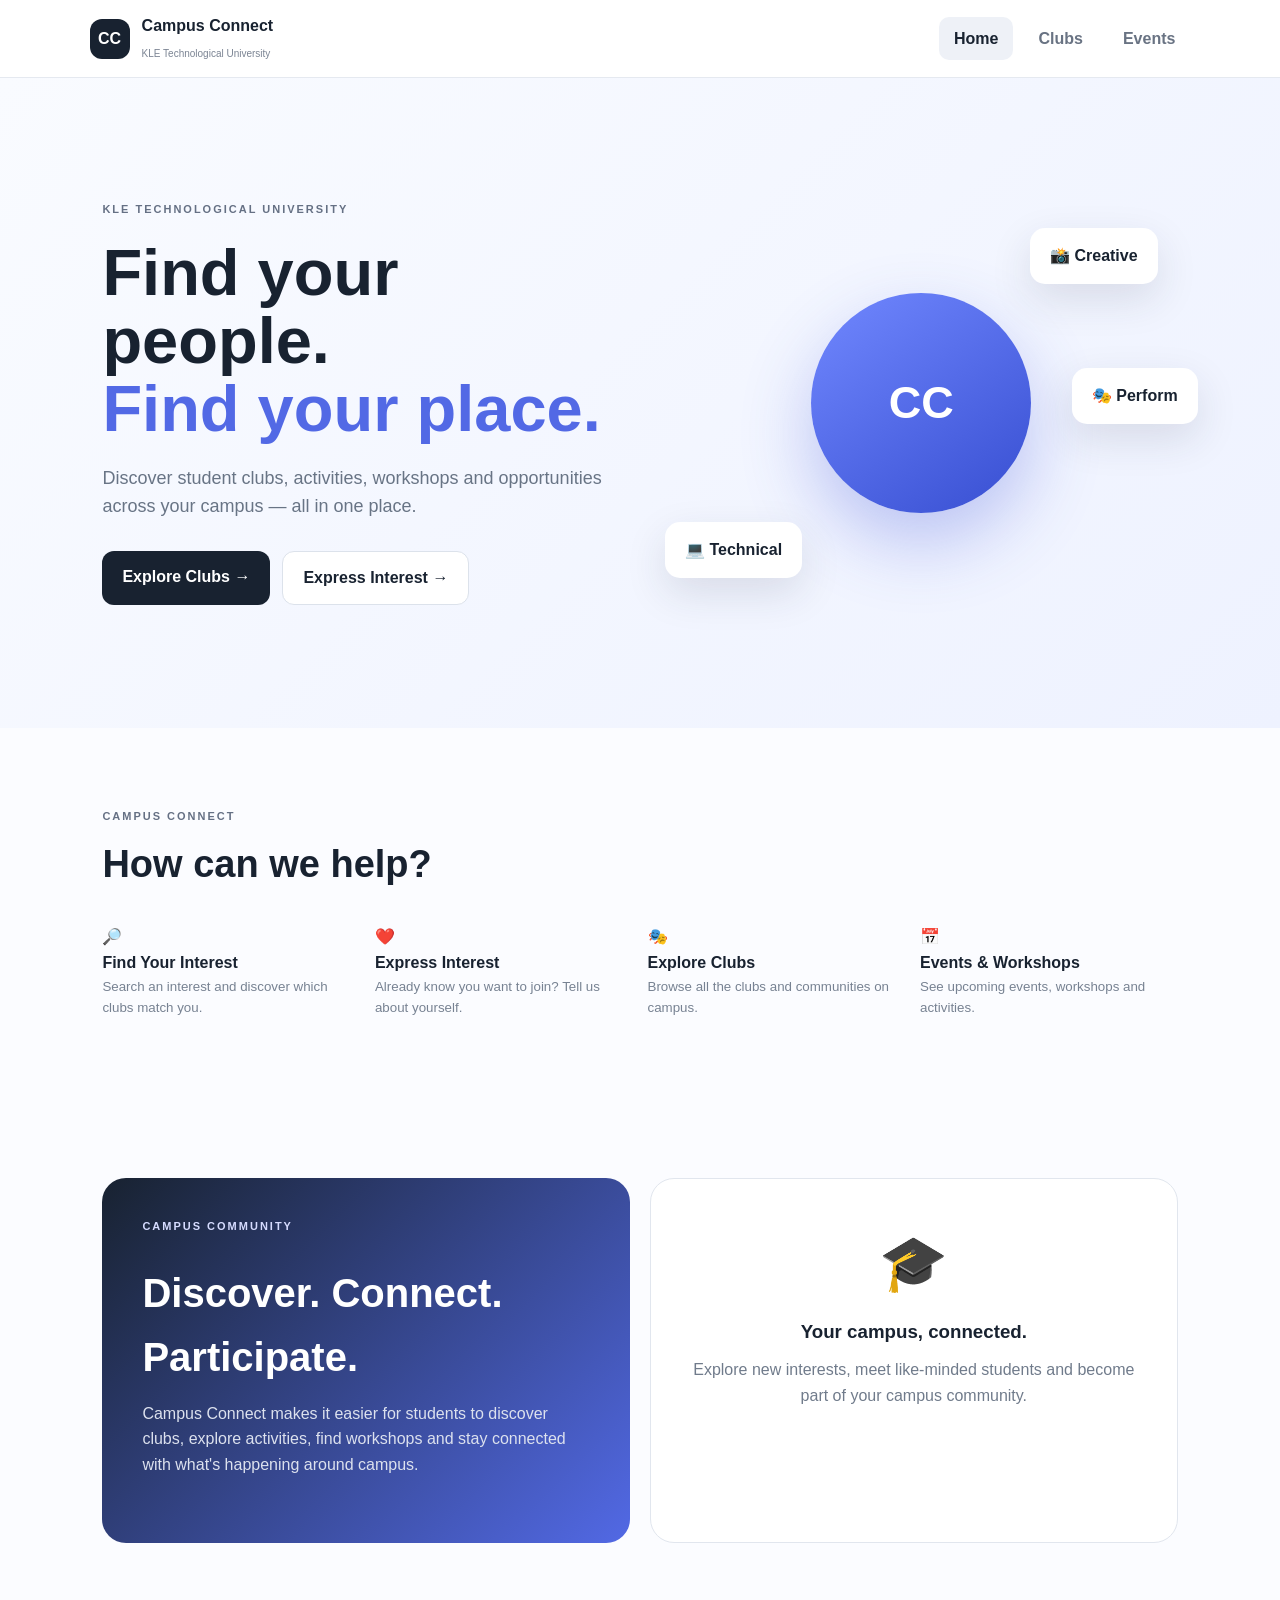
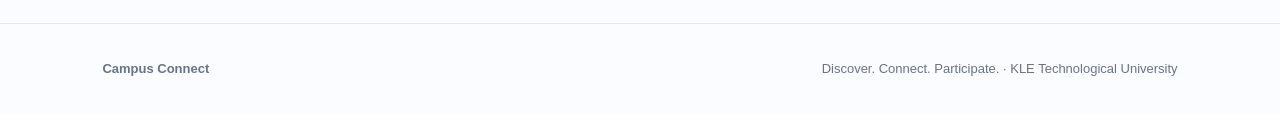
<file: index.html>
<!DOCTYPE html>
<html lang="en">

<head>
    <meta charset="UTF-8">
    <meta name="viewport" content="width=device-width, initial-scale=1.0">

    <title>Campus Connect | KLE Technological University</title>

    <link rel="stylesheet" href="style.css">
</head>

<body>

<header>

    <div class="logo">

        <div class="logo-box">
            CC
        </div>

        <div>
            <b>Campus Connect</b>
            <small>KLE Technological University</small>
        </div>

    </div>


    <nav>

        <a class="active" href="index.html">
            Home
        </a>

        <a href="clubs.html">
            Clubs
        </a>

        <a href="events.html">
            Events
        </a>

        
    </nav>

</header>


<!-- ================= HERO ================= -->

<section class="hero">

    <div class="hero-text">

        <p class="eyebrow">
            KLE TECHNOLOGICAL UNIVERSITY
        </p>

        <h1>
            Find your people.<br>
            <span>Find your place.</span>
        </h1>

        <p>
            Discover student clubs, activities, workshops and
            opportunities across your campus — all in one place.
        </p>


        <div class="buttons">

            <a
                href="clubs.html"
                class="btn primary">

                Explore Clubs →

            </a>


            <a
                href="express-interest.html"
                class="btn secondary">

                Express Interest →

            </a>

        </div>

    </div>


    <div class="hero-circle">

        <div class="circle-main">
            CC
        </div>

        <div class="floating-card card1">
            📸 <b>Creative</b>
        </div>

        <div class="floating-card card2">
            💻 <b>Technical</b>
        </div>

        <div class="floating-card card3">
            🎭 <b>Perform</b>
        </div>

    </div>

</section>



<!-- ================= QUICK ACCESS ================= -->

<section class="section">

    <div class="section-heading">

        <div>

            <p class="eyebrow">
                CAMPUS CONNECT
            </p>

            <h2>
                How can we help?
            </h2>

        </div>

    </div>


    <div class="interest-grid">


        <!-- FIND BY INTEREST -->

        <a
            href="express-interest.html?mode=discover"
            class="quick-card">

            <div class="quick-icon">
                🔎
            </div>

            <b>
                Find Your Interest
            </b>

            <small>
                Search an interest and discover
                which clubs match you.
            </small>

        </a>


        <!-- EXPRESS INTEREST -->

        <a
            href="interest.html?mode=join"
            class="quick-card">

            <div class="quick-icon">
                ❤️
            </div>

            <b>
                Express Interest
            </b>

            <small>
                Already know you want to join?
                Tell us about yourself.
            </small>

        </a>


        <!-- CLUBS -->

        <a
            href="clubs.html"
            class="quick-card">

            <div class="quick-icon">
                🎭
            </div>

            <b>
                Explore Clubs
            </b>

            <small>
                Browse all the clubs and
                communities on campus.
            </small>

        </a>


        <!-- EVENTS -->

        <a
            href="events.html"
            class="quick-card">

            <div class="quick-icon">
                📅
            </div>

            <b>
                Events & Workshops
            </b>

            <small>
                See upcoming events,
                workshops and activities.
            </small>

        </a>

    </div>

</section>



<!-- ================= INTRO ================= -->

<section class="split-section">

    <div class="dark-panel">

        <p class="eyebrow">
            CAMPUS COMMUNITY
        </p>

        <h2>
            Discover. Connect. Participate.
        </h2>

        <p>
            Campus Connect makes it easier for students to discover
            clubs, explore activities, find workshops and stay
            connected with what's happening around campus.
        </p>

    </div>


    <div class="empty-panel">

        <div style="font-size:55px;">
            🎓
        </div>

        <h3>
            Your campus, connected.
        </h3>

        <p>
            Explore new interests, meet like-minded students
            and become part of your campus community.
        </p>

    </div>

</section>



<!-- ================= FOOTER ================= -->

<footer>

    <b>
        Campus Connect
    </b>

    <span>
        Discover. Connect. Participate.
        · KLE Technological University
    </span>

</footer>


<script src="script.js"></script>

</body>

</html>
</file>
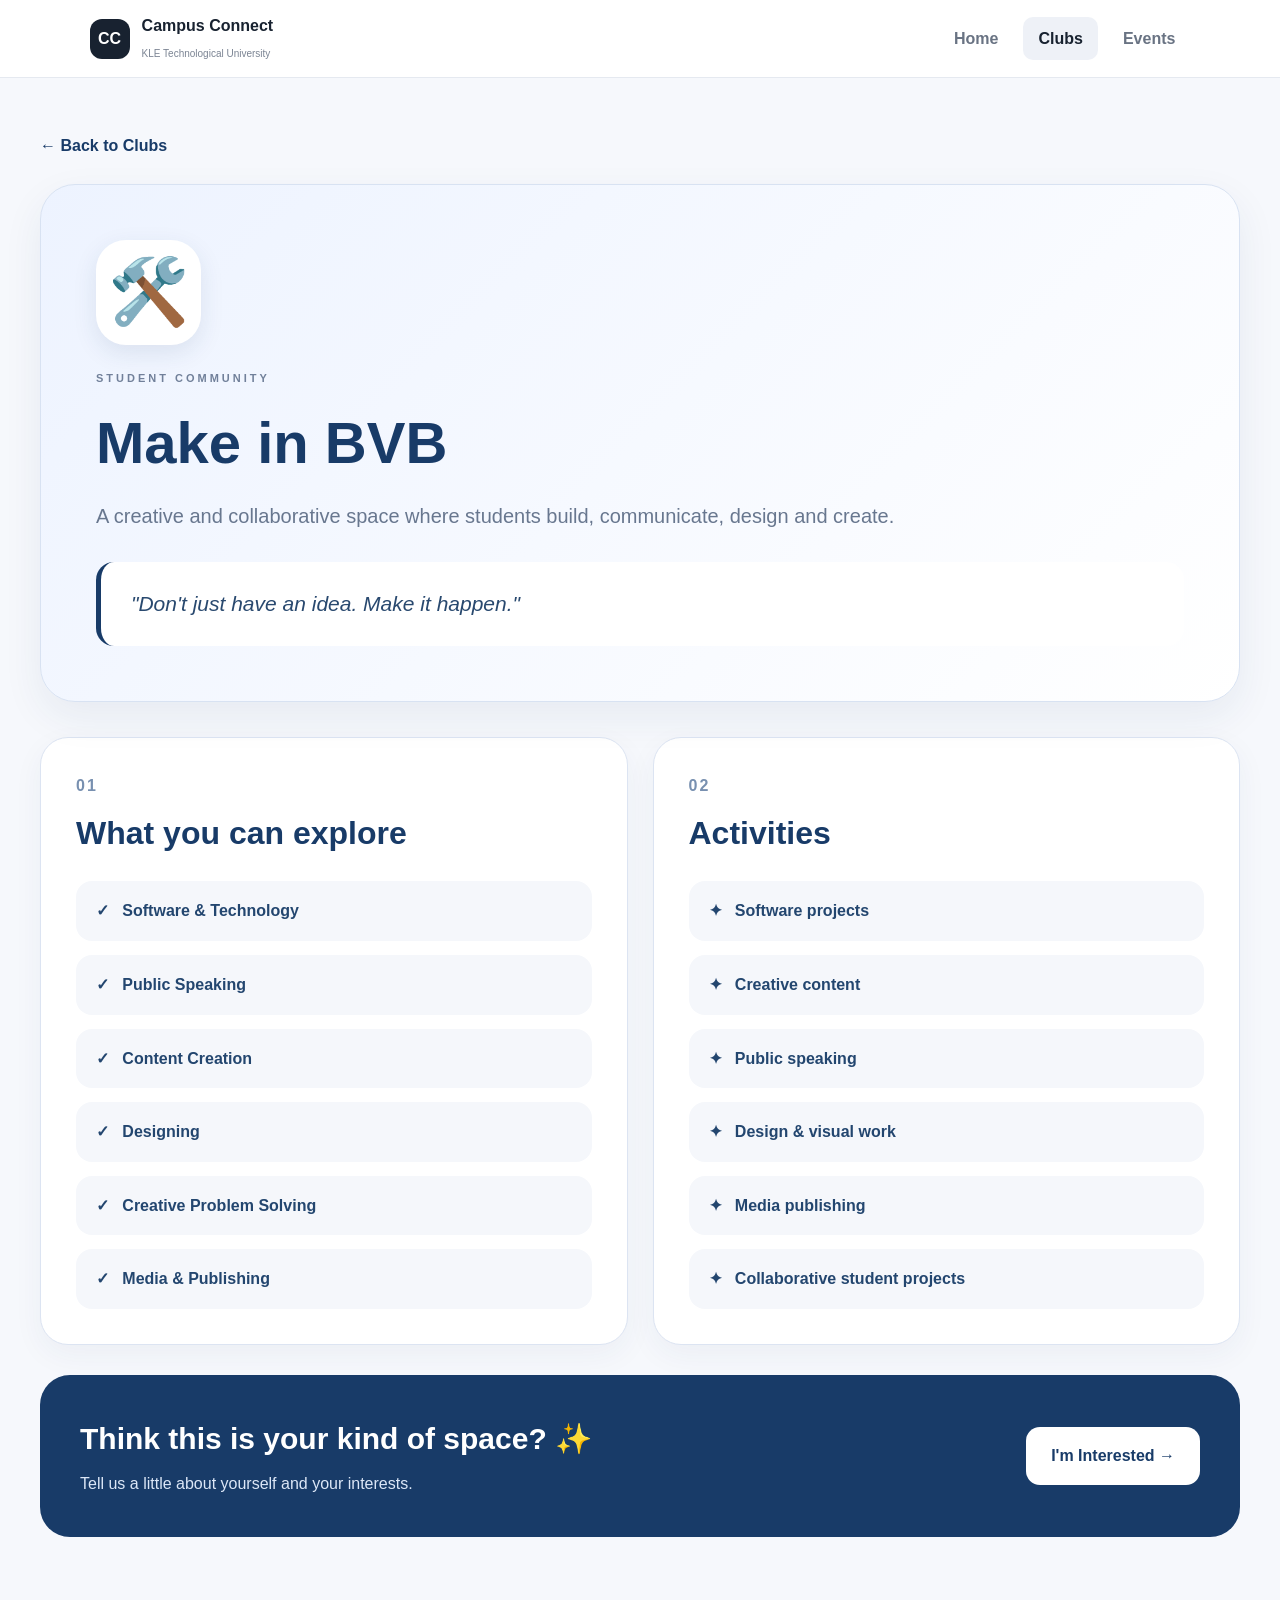
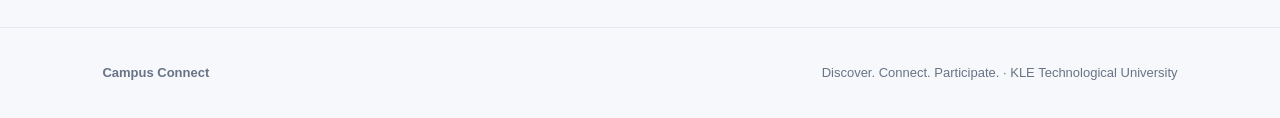
<file: club.html>
<!DOCTYPE html>
<html lang="en">

<head>
    <meta charset="UTF-8">
    <meta name="viewport" content="width=device-width, initial-scale=1.0">

    <title>Club | Campus Connect</title>

    <link rel="stylesheet" href="style.css">

    <style>

        body {
            background: #f6f8fc;
        }

        .club-page {
            max-width: 1250px;
            margin: auto;
            padding: 55px 25px 90px;
        }

        /* HERO */

        .club-hero {
            background: linear-gradient(135deg, #edf3ff, #ffffff);
            border: 1px solid #d8e2f2;
            border-radius: 35px;
            padding: 55px;
            margin-bottom: 35px;
            position: relative;
            overflow: hidden;
            box-shadow: 0 15px 40px rgba(30, 60, 100, 0.07);
        }

        .club-sticker {
            font-size: 65px;
            width: 105px;
            height: 105px;
            border-radius: 30px;
            background: white;
            display: flex;
            align-items: center;
            justify-content: center;
            box-shadow: 0 8px 25px rgba(30, 60, 100, 0.10);
            margin-bottom: 25px;
        }

        .club-hero .eyebrow {
            color: #71809a;
            letter-spacing: 3px;
            font-weight: bold;
        }

        .club-hero h1 {
            color: #183b68;
            font-size: 58px;
            margin: 10px 0;
        }

        .club-description {
            color: #68778f;
            font-size: 20px;
            max-width: 800px;
            line-height: 1.6;
        }

        .quote-box {
            margin-top: 30px;
            padding: 25px 30px;
            background: white;
            border-left: 5px solid #183b68;
            border-radius: 18px;
            font-size: 21px;
            color: #29496f;
            font-style: italic;
        }

        /* CONTENT */

        .content-grid {
            display: grid;
            grid-template-columns: 1fr 1fr;
            gap: 25px;
        }

        .info-box {
            background: white;
            border: 1px solid #dce4f2;
            border-radius: 28px;
            padding: 35px;
            box-shadow: 0 10px 30px rgba(30, 60, 100, 0.05);
        }

        .number {
            color: #7890b0;
            font-weight: bold;
            letter-spacing: 2px;
        }

        .info-box h2 {
            color: #183b68;
            font-size: 32px;
            margin: 10px 0 22px;
        }

        .interest-list {
            display: grid;
            gap: 14px;
        }

        .interest-item {
            padding: 17px 20px;
            background: #f5f7fb;
            border-radius: 16px;
            color: #23466f;
            font-weight: bold;
            transition: 0.2s;
        }

        .interest-item:hover {
            transform: translateX(5px);
            background: #edf2fa;
        }

        /* JOIN */

        .join-box {
            margin-top: 30px;
            background: #183b68;
            color: white;
            border-radius: 30px;
            padding: 40px;
            display: flex;
            align-items: center;
            justify-content: space-between;
            gap: 25px;
        }

        .join-box h2 {
            margin: 0 0 8px;
            font-size: 30px;
        }

        .join-box p {
            margin: 0;
            color: #dce7f7;
        }

        .join-button {
            display: inline-block;
            background: white;
            color: #183b68;
            padding: 16px 25px;
            border-radius: 14px;
            text-decoration: none;
            font-weight: bold;
            white-space: nowrap;
            transition: 0.2s;
        }

        .join-button:hover {
            transform: translateY(-3px);
        }

        .back-button {
            display: inline-block;
            margin-bottom: 25px;
            text-decoration: none;
            color: #183b68;
            font-weight: bold;
        }

        @media(max-width: 800px) {

            .club-hero {
                padding: 35px 25px;
            }

            .club-hero h1 {
                font-size: 42px;
            }

            .content-grid {
                grid-template-columns: 1fr;
            }

            .join-box {
                flex-direction: column;
                align-items: flex-start;
            }

        }

    </style>

</head>

<body>


<header>

    <div class="logo">
        <div class="logo-box">CC</div>

        <div>
            <b>Campus Connect</b>
            <small>KLE Technological University</small>
        </div>
    </div>

    <nav>
        <a href="index.html">Home</a>
        <a class="active" href="clubs.html">Clubs</a>
        <a href="events.html">Events</a>
        
    </nav>

</header>


<main class="club-page">

    <a href="clubs.html" class="back-button">
        ← Back to Clubs
    </a>


    <!-- CLUB HERO -->

    <section class="club-hero">

        <div class="club-sticker" id="clubIcon">
            ✨
        </div>

        <p class="eyebrow" id="clubCategory">
            STUDENT COMMUNITY
        </p>

        <h1 id="clubName">
            Club
        </h1>

        <p class="club-description" id="clubDescription">
            Discover your interests and connect with students.
        </p>

        <div class="quote-box" id="clubQuote">
            "Your interests can become your community."
        </div>

    </section>



    <!-- CONTENT -->

    <section class="content-grid">

        <div class="info-box">

            <div class="number">01</div>

            <h2>
                What you can explore
            </h2>

            <div class="interest-list" id="clubInterests">
            </div>

        </div>


        <div class="info-box">

            <div class="number">02</div>

            <h2>
                Activities
            </h2>

            <div class="interest-list" id="clubActivities">
            </div>

        </div>

    </section>



    <!-- JOIN -->

    <section class="join-box">

        <div>

            <h2>
                Think this is your kind of space? ✨
            </h2>

            <p>
                Tell us a little about yourself and your interests.
            </p>

        </div>

        <a
            href="#"
            id="joinButton"
            class="join-button"
        >
            I'm Interested → 
        </a>

    </section>


</main>



<footer>

    <b>
        Campus Connect
    </b>

    <span>
        Discover. Connect. Participate. · KLE Technological University
    </span>

</footer>



<script>

const clubs = {

    make: {

        name: "Make in BVB",

        icon: "🛠️",

        description:
        "A creative and collaborative space where students build, communicate, design and create.",

        quote:
        "Don't just have an idea. Make it happen.",

        interests: [
            "Software & Technology",
            "Public Speaking",
            "Content Creation",
            "Designing",
            "Creative Problem Solving",
            "Media & Publishing"
        ],

        activities: [
            "Software projects",
            "Creative content",
            "Public speaking",
            "Design & visual work",
            "Media publishing",
            "Collaborative student projects"
        ]

    },


    music: {

        name: "Music Club",

        icon: "🎵",

        description:
        "A space for singers, instrumentalists and music lovers to come together and perform.",

        quote:
        "Where words fail, music speaks.",

        interests: [
            "Singing",
            "Guitar",
            "Keyboard",
            "Drums",
            "Other Instruments",
            "Music Production"
        ],

        activities: [
            "Jam sessions",
            "Musical performances",
            "Instrument practice",
            "Singing sessions",
            "Collaborative performances",
            "Music content"
        ]

    },


    drama: {

        name: "Drama Club",

        icon: "🎭",

        description:
        "A stage for students who love acting, storytelling, public speaking and performance.",

        quote:
        "Every stage gives you a chance to become someone new.",

        interests: [
            "Acting",
            "Public Speaking",
            "Storytelling",
            "Stage Performance",
            "Script Writing",
            "Media & Publishing"
        ],

        activities: [
            "Drama performances",
            "Acting practice",
            "Stage activities",
            "Script development",
            "Public speaking",
            "Performance content"
        ]

    },


    dance: {

        name: "Dance Club",

        icon: "💃",

        description:
        "A lively community for students who express themselves through movement, rhythm and choreography.",

        quote:
        "Dance is the conversation between movement and music.",

        interests: [
            "Classical Dance",
            "Western Dance",
            "Hip-Hop",
            "Freestyle",
            "Choreography",
            "Stage Performance"
        ],

        activities: [
            "Dance practice",
            "Choreography",
            "Group performances",
            "Dance showcases",
            "Practice sessions",
            "Stage performances"
        ]

    },


    heritage: {

        name: "Heritage Club",

        icon: "🏛️",

        description:
        "A community that celebrates culture, history, traditions and the stories that connect us.",

        quote:
        "The past gives meaning to the present.",

        interests: [
            "Culture",
            "History",
            "Traditions",
            "Indian Heritage",
            "Art & Culture",
            "Storytelling"
        ],

        activities: [
            "Cultural activities",
            "Heritage discussions",
            "Traditional celebrations",
            "Cultural documentation",
            "Student interactions",
            "Heritage awareness"
        ]

    },


    iucee: {

        name: "IUCEE Club",

        icon: "🌐",

        description:
        "A student community focused on engineering education, innovation, collaboration and learning.",

        quote:
        "Learn together. Build together. Grow together.",

        interests: [
            "Engineering Education",
            "Innovation",
            "Learning",
            "Leadership",
            "Collaboration",
            "Technology"
        ],

        activities: [
            "Technical discussions",
            "Learning sessions",
            "Innovation activities",
            "Student collaboration",
            "Workshops",
            "Engineering initiatives"
        ]

    },


    code: {

        name: "Code Club",

        icon: "💻",

        description:
        "A place for students who enjoy coding, problem solving, technology and building software.",

        quote:
        "Every great project starts with a single line of code.",

        interests: [
            "Programming",
            "Web Development",
            "Problem Solving",
            "Algorithms",
            "Software Development",
            "Technology"
        ],

        activities: [
            "Coding sessions",
            "Programming practice",
            "Problem solving",
            "Software projects",
            "Technical discussions",
            "Coding challenges"
        ]

    },


    space: {

        name: "Space Club",

        icon: "🚀",

        description:
        "A community for students curious about astronomy, space science, exploration and technology.",

        quote:
        "Look up. There is always something more to discover.",

        interests: [
            "Astronomy",
            "Space Science",
            "Rocketry",
            "Space Technology",
            "Exploration",
            "Science"
        ],

        activities: [
            "Astronomy discussions",
            "Space observations",
            "Science activities",
            "Space technology",
            "Learning sessions",
            "Exploration projects"
        ]

    },


    media: {

        name: "Media Club",

        icon: "📸",

        description:
        "The creative media space for photography, videography, editing, VJ and publishing campus moments.",

        quote:
        "Capture the moment. Tell the story.",

        interests: [
            "Photography",
            "Videography",
            "Video Editing",
            "Photo Editing",
            "VJ / Public Speaking",
            "Event Publishing"
        ],

        activities: [
            "Campus photography",
            "Event coverage",
            "Video creation",
            "Photo editing",
            "Video editing",
            "Event publishing"
        ]

    },


    words: {

        name: "Words Worth Club",

        icon: "✍️",

        description:
        "A space for students who enjoy words, writing, communication and creative expression.",

        quote:
        "Sometimes, the right words can create an entire world.",

        interests: [
            "Writing",
            "Creative Expression",
            "Communication",
            "Storytelling",
            "Poetry",
            "Content Writing"
        ],

        activities: [
            "Creative writing",
            "Storytelling",
            "Poetry",
            "Writing activities",
            "Communication activities",
            "Creative content"
        ]

    }

};



/* GET CLUB FROM URL */

const params = new URLSearchParams(window.location.search);

const clubKey = params.get("club");

const club = clubs[clubKey] || clubs.make;



/* SHOW CLUB DETAILS */

document.getElementById("clubName").textContent = club.name;

document.getElementById("clubIcon").textContent = club.icon;

document.getElementById("clubDescription").textContent =
    club.description;

document.getElementById("clubQuote").textContent =
    '"' + club.quote + '"';



/* INTERESTS */

const interestsBox =
    document.getElementById("clubInterests");

club.interests.forEach(item => {

    const div = document.createElement("div");

    div.className = "interest-item";

    div.innerHTML = "✓ &nbsp; " + item;

    interestsBox.appendChild(div);

});



/* ACTIVITIES */

const activitiesBox =
    document.getElementById("clubActivities");

club.activities.forEach(item => {

    const div = document.createElement("div");

    div.className = "interest-item";

    div.innerHTML = "✦ &nbsp; " + item;

    activitiesBox.appendChild(div);

});



/* FORM BUTTON */

document.getElementById("joinButton").href =
    "interest.html?club=" +
    encodeURIComponent(club.name);

</script>


</body>

</html>
</file>
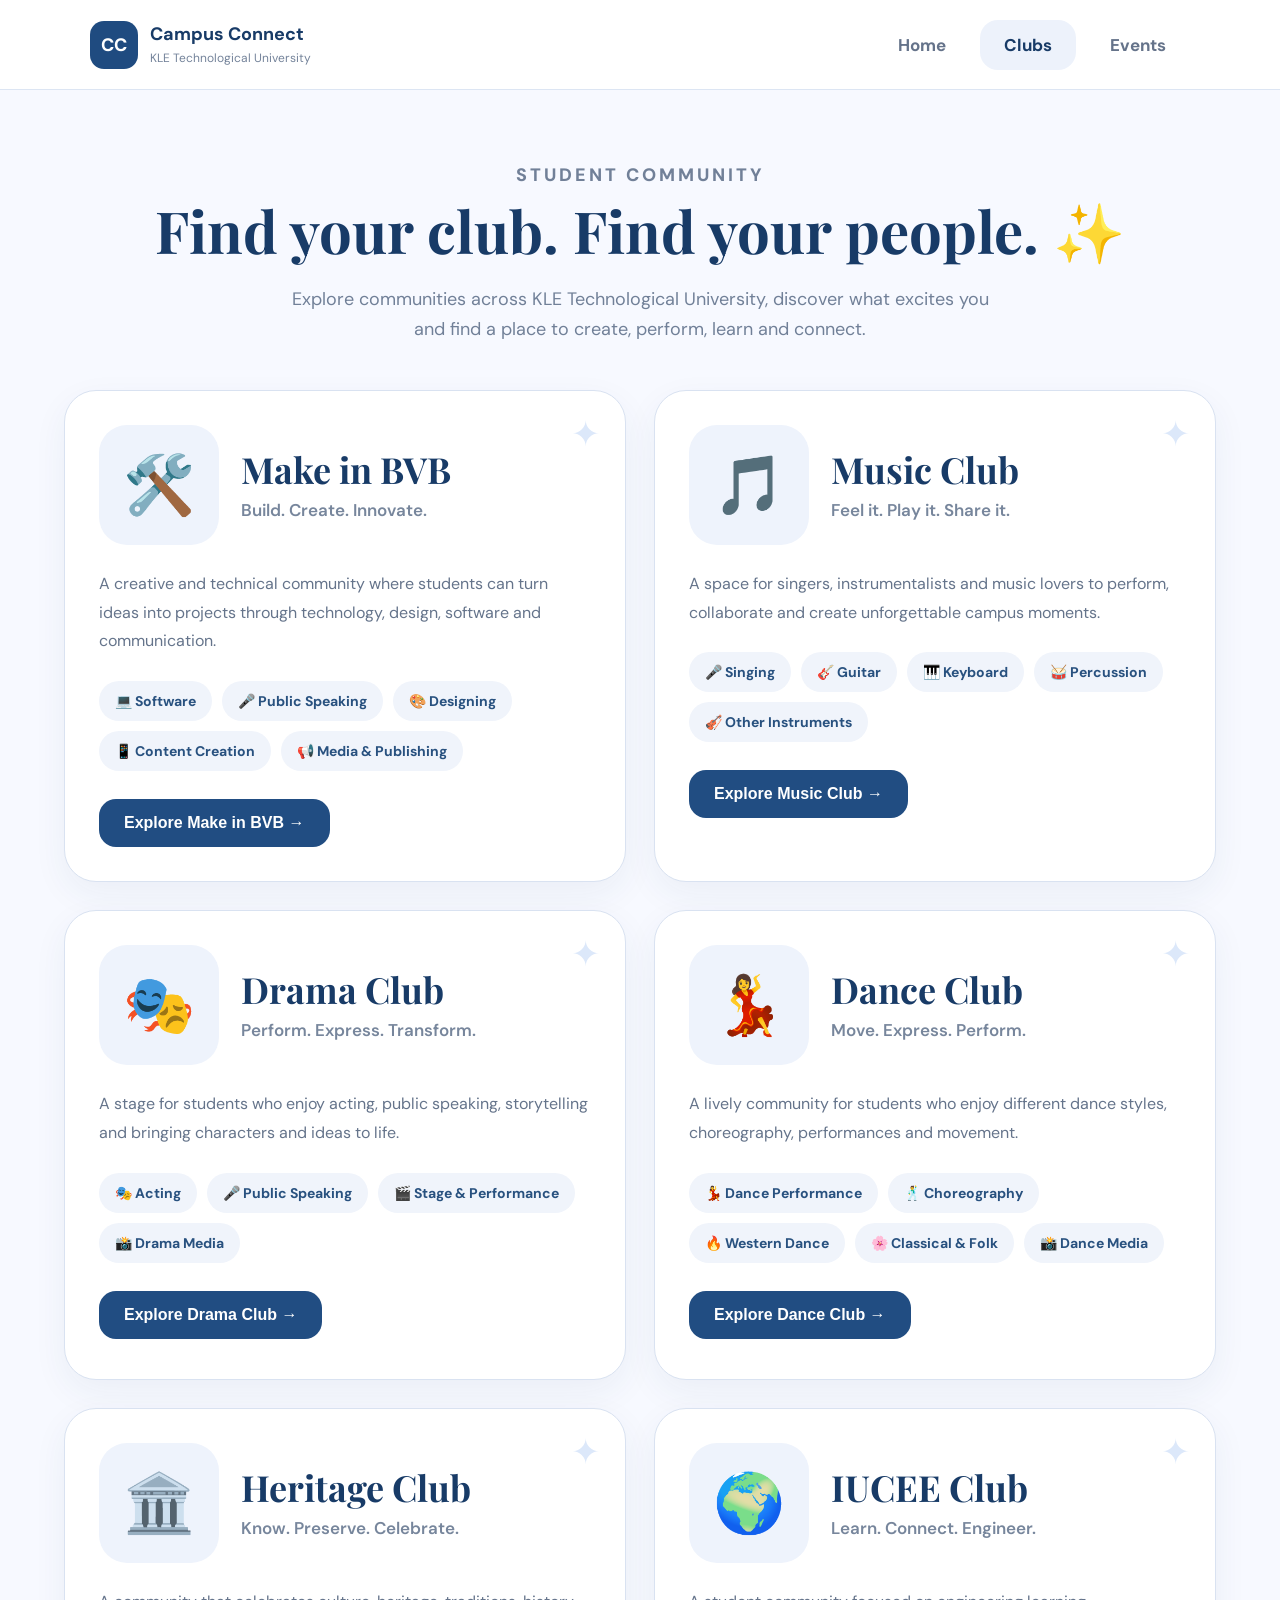
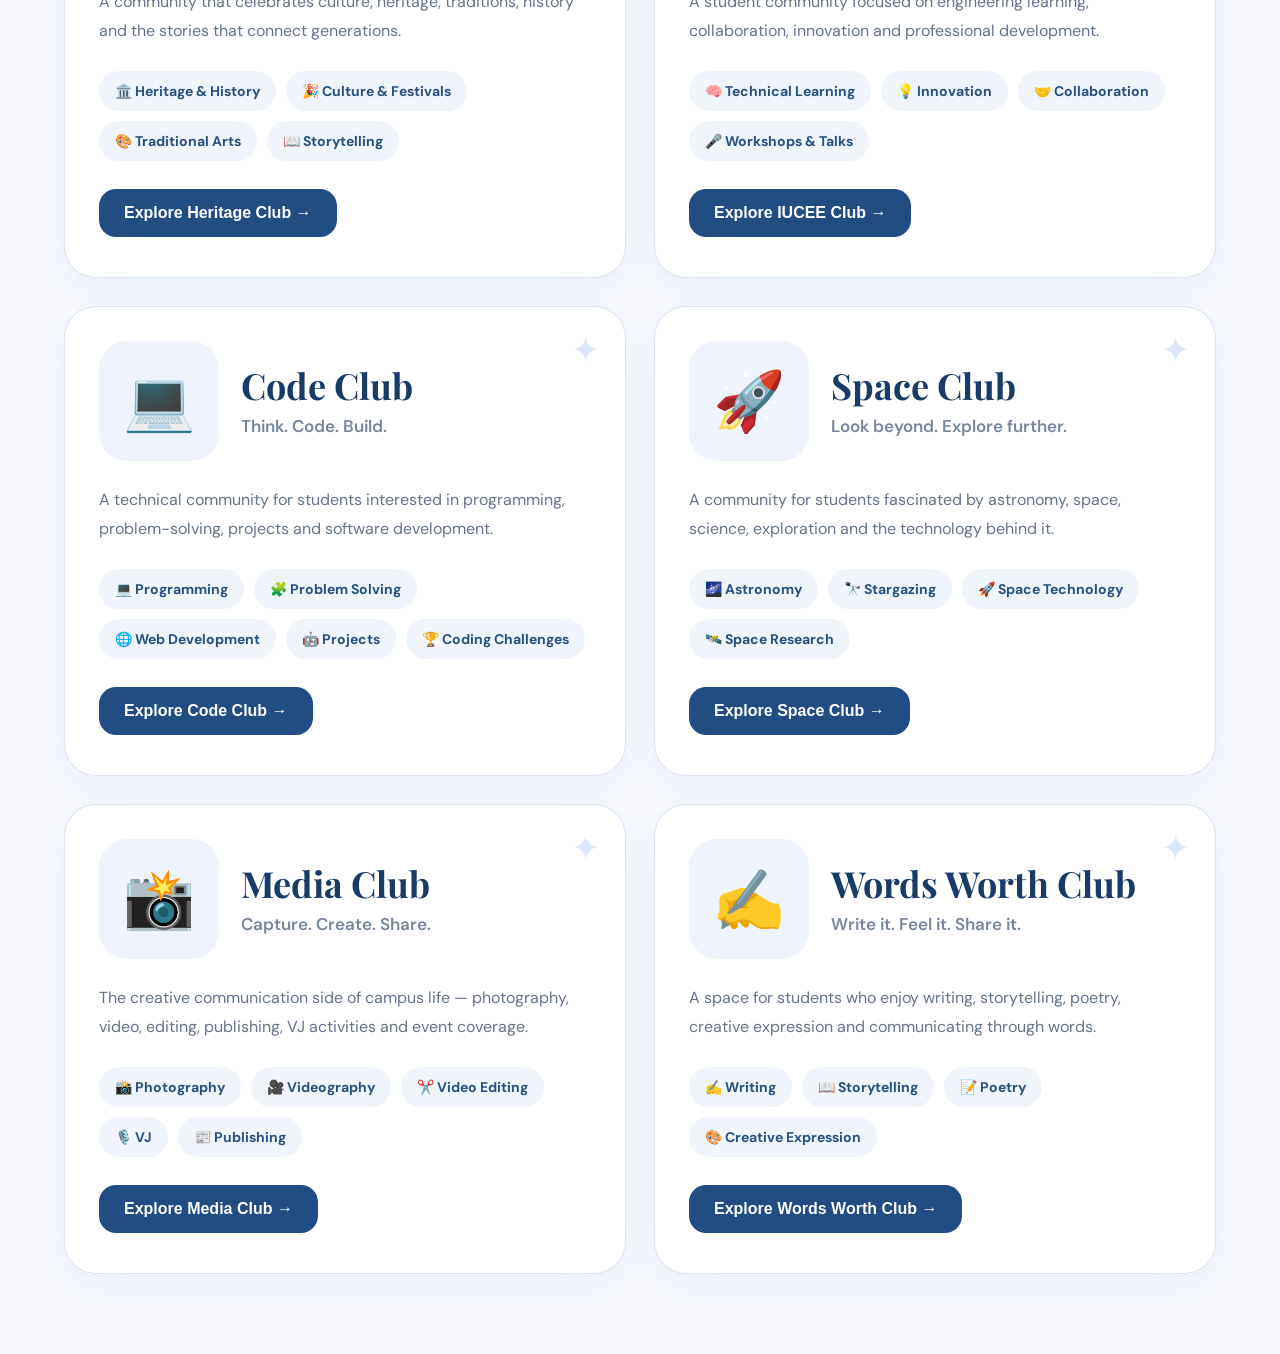
<file: clubs.html>
<!DOCTYPE html>
<html lang="en">
<head>
<meta charset="UTF-8">
<meta name="viewport" content="width=device-width, initial-scale=1.0">

<title>Clubs | Campus Connect</title>

<style>
@import url('https://fonts.googleapis.com/css2?family=DM+Sans:wght@400;500;600;700&family=Playfair+Display:wght@600;700&display=swap');

*{
    box-sizing:border-box;
    margin:0;
    padding:0;
}

body{
    font-family:"DM Sans",sans-serif;
    background:#f7f9ff;
    color:#183b67;
    min-height:100vh;
}

/* ================= HEADER ================= */

header{
    height:90px;
    background:white;
    display:flex;
    align-items:center;
    justify-content:space-between;
    padding:0 7%;
    border-bottom:1px solid #dce5f3;
    position:sticky;
    top:0;
    z-index:100;
}

.logo{
    display:flex;
    align-items:center;
    gap:12px;
}

.logo-box{
    width:48px;
    height:48px;
    border-radius:14px;
    background:#1f4b80;
    color:white;
    display:flex;
    align-items:center;
    justify-content:center;
    font-weight:800;
    font-size:18px;
}

.logo b{
    display:block;
    font-size:18px;
}

.logo small{
    color:#74839a;
    font-size:12px;
}

nav{
    display:flex;
    gap:10px;
}

nav a{
    text-decoration:none;
    color:#65738a;
    font-size:17px;
    font-weight:700;
    padding:14px 24px;
    border-radius:18px;
}

nav a:hover,
nav a.active{
    background:#edf2fb;
    color:#183b67;
}

/* ================= HERO ================= */

.page-title{
    text-align:center;
    padding:70px 20px 45px;
}

.eyebrow{
    font-size:13px;
    letter-spacing:3px;
    font-weight:800;
    color:#7387a4;
    margin-bottom:12px;
}

.page-title h1{
    font-family:"Playfair Display",serif;
    font-size:58px;
    margin-bottom:15px;
}

.page-title p{
    max-width:700px;
    margin:auto;
    color:#718098;
    font-size:18px;
    line-height:1.7;
}

/* ================= CLUB GRID ================= */

.clubs-container{
    width:90%;
    max-width:1350px;
    margin:auto;
    padding-bottom:80px;
}

.club-grid{
    display:grid;
    grid-template-columns:repeat(2,1fr);
    gap:28px;
}

.club-card{
    background:white;
    border:1px solid #d9e2f1;
    border-radius:32px;
    padding:34px;
    min-height:470px;
    position:relative;
    overflow:hidden;
    box-shadow:0 12px 35px rgba(32,61,100,.06);
    transition:.3s ease;
}

.club-card:hover{
    transform:translateY(-7px);
    box-shadow:0 22px 45px rgba(32,61,100,.12);
}

.club-card::after{
    content:"✦";
    position:absolute;
    right:25px;
    top:20px;
    font-size:35px;
    color:#dce8fa;
}

.club-top{
    display:flex;
    gap:22px;
    align-items:center;
    margin-bottom:25px;
}

.club-icon{
    width:120px;
    height:120px;
    border-radius:28px;
    background:#eef3fc;
    display:flex;
    align-items:center;
    justify-content:center;
    font-size:58px;
    flex-shrink:0;
}

.club-card h2{
    font-family:"Playfair Display",serif;
    font-size:36px;
    line-height:1.15;
}

.tagline{
    color:#77869c;
    margin-top:9px;
    font-size:17px;
    font-weight:600;
}

.club-description{
    color:#65748b;
    line-height:1.8;
    font-size:16px;
    margin:20px 0 25px;
}

.content-preview{
    display:flex;
    flex-wrap:wrap;
    gap:10px;
    margin-bottom:28px;
}

.content-tag{
    background:#f0f4fb;
    border-radius:30px;
    padding:11px 16px;
    color:#28517f;
    font-weight:700;
    font-size:14px;
}

.explore-btn{
    border:none;
    background:#214d82;
    color:white;
    padding:15px 25px;
    border-radius:17px;
    font-size:16px;
    font-weight:800;
    cursor:pointer;
    transition:.25s;
}

.explore-btn:hover{
    background:#163b68;
    transform:translateX(4px);
}

/* ================= MODAL ================= */

.modal{
    position:fixed;
    inset:0;
    background:rgba(15,31,52,.55);
    backdrop-filter:blur(8px);
    display:none;
    align-items:center;
    justify-content:center;
    padding:25px;
    z-index:500;
}

.modal.show{
    display:flex;
}

.modal-box{
    width:100%;
    max-width:900px;
    max-height:90vh;
    overflow-y:auto;
    background:white;
    border-radius:32px;
    padding:42px;
    position:relative;
    box-shadow:0 30px 80px rgba(0,0,0,.25);
    animation:pop .3s ease;
}

@keyframes pop{
    from{
        opacity:0;
        transform:scale(.92) translateY(20px);
    }
    to{
        opacity:1;
        transform:scale(1) translateY(0);
    }
}

.close{
    position:absolute;
    right:22px;
    top:20px;
    width:42px;
    height:42px;
    border:none;
    border-radius:50%;
    background:#eef3fb;
    color:#214d82;
    font-size:24px;
    cursor:pointer;
}

.modal-header{
    display:flex;
    align-items:center;
    gap:20px;
    margin-bottom:25px;
}

.modal-icon{
    width:85px;
    height:85px;
    border-radius:23px;
    background:#eef3fb;
    display:flex;
    align-items:center;
    justify-content:center;
    font-size:43px;
}

.modal h2{
    font-family:"Playfair Display",serif;
    font-size:42px;
}

.quote{
    background:#f0f4fb;
    border-left:5px solid #214d82;
    border-radius:15px;
    padding:22px 25px;
    margin:25px 0;
    font-family:"Playfair Display",serif;
    font-size:22px;
    font-style:italic;
    color:#214d82;
}

.modal-description{
    color:#66768e;
    line-height:1.8;
    font-size:17px;
    margin-bottom:28px;
}

.modal h3{
    font-size:24px;
    margin-bottom:17px;
}

.content-grid{
    display:grid;
    grid-template-columns:repeat(2,1fr);
    gap:15px;
}

.content-button{
    border:1px solid #dce5f2;
    background:#fafcff;
    padding:20px;
    border-radius:20px;
    cursor:pointer;
    text-align:left;
    font-size:16px;
    font-weight:800;
    color:#214d82;
    transition:.25s;
}

.content-button:hover{
    background:#eef4ff;
    transform:translateY(-3px);
}

.content-button span{
    font-size:25px;
    margin-right:8px;
}

.interest-main{
    display:inline-block;
    margin-top:15px;
    border:none;
    background:#214d82;
    color:white;
    padding:16px 28px;
    border-radius:17px;
    font-size:16px;
    font-weight:800;
    cursor:pointer;
}

/* ================= FORM ================= */

.form-box{
    max-width:650px;
}

.form-subtitle{
    color:#718098;
    margin-bottom:25px;
    line-height:1.6;
}

.form-grid{
    display:grid;
    grid-template-columns:1fr 1fr;
    gap:17px;
}

.form-group{
    display:flex;
    flex-direction:column;
    gap:7px;
}

.form-group.full{
    grid-column:1/-1;
}

.form-group label{
    font-size:14px;
    font-weight:800;
    color:#36577d;
}

.form-group input,
.form-group select,
.form-group textarea{
    width:100%;
    padding:14px 16px;
    border:1px solid #d5dfed;
    border-radius:14px;
    outline:none;
    font-family:inherit;
    font-size:15px;
    background:#fbfcff;
}

.form-group input:focus,
.form-group select:focus,
.form-group textarea:focus{
    border-color:#5278aa;
    box-shadow:0 0 0 3px #e8eff9;
}

.form-group textarea{
    min-height:110px;
    resize:vertical;
}

.submit-btn{
    width:100%;
    margin-top:22px;
    padding:17px;
    border:none;
    border-radius:16px;
    background:#214d82;
    color:white;
    font-size:17px;
    font-weight:800;
    cursor:pointer;
}

.submit-btn:hover{
    background:#163b68;
}

/* ================= SUCCESS ================= */

.success-message{
    display:none;
    text-align:center;
    padding:30px;
}

.success-message.show{
    display:block;
}

.success-icon{
    font-size:60px;
    margin-bottom:15px;
}

.success-message h2{
    font-family:"Playfair Display",serif;
    font-size:35px;
    margin-bottom:10px;
}

.success-message p{
    color:#718098;
    line-height:1.7;
}

/* ================= RESPONSIVE ================= */

@media(max-width:850px){

    header{
        padding:0 4%;
    }

    nav a{
        padding:10px;
        font-size:14px;
    }

    .club-grid{
        grid-template-columns:1fr;
    }

    .page-title h1{
        font-size:43px;
    }
}

@media(max-width:600px){

    header{
        height:auto;
        padding:18px;
        flex-direction:column;
        gap:15px;
    }

    nav{
        width:100%;
        justify-content:center;
    }

    nav a{
        font-size:13px;
        padding:9px 11px;
    }

    .club-card{
        padding:24px;
    }

    .club-top{
        align-items:flex-start;
    }

    .club-icon{
        width:80px;
        height:80px;
        font-size:38px;
    }

    .club-card h2{
        font-size:28px;
    }

    .content-grid,
    .form-grid{
        grid-template-columns:1fr;
    }

    .form-group.full{
        grid-column:auto;
    }

    .modal-box{
        padding:28px 20px;
    }

    .modal h2{
        font-size:32px;
    }
}
</style>
</head>

<body>

<!-- ================= HEADER ================= -->

<header>

    <div class="logo">
        <div class="logo-box">CC</div>

        <div>
            <b>Campus Connect</b>
            <small>KLE Technological University</small>
        </div>
    </div>

    <nav>
        <a href="index.html">Home</a>
        <a class="active" href="clubs.html">Clubs</a>
        <a href="events.html">Events</a>
        
    </nav>

</header>


<!-- ================= PAGE TITLE ================= -->

<section class="page-title">

    <p class="eyebrow">STUDENT COMMUNITY</p>

    <h1>Find your club. Find your people. ✨</h1>

    <p>
        Explore communities across KLE Technological University,
        discover what excites you and find a place to create,
        perform, learn and connect.
    </p>

</section>


<!-- ================= CLUBS ================= -->

<div class="clubs-container">

<div class="club-grid" id="clubGrid"></div>

</div>


<!-- ================= CLUB MODAL ================= -->

<div class="modal" id="clubModal">

    <div class="modal-box">

        <button class="close" onclick="closeModal('clubModal')">×</button>

        <div class="modal-header">

            <div class="modal-icon" id="clubModalIcon"></div>

            <div>
                <p class="eyebrow">WELCOME TO THE CLUB</p>
                <h2 id="clubModalName"></h2>
            </div>

        </div>

        <div class="quote" id="clubQuote"></div>

        <p class="modal-description" id="clubDescription"></p>

        <h3>✨ What can you explore?</h3>

        <div class="content-grid" id="contentGrid"></div>

        <button
            class="interest-main"
            onclick="openForm(currentClub, 'General Club Interest')">
            💌 I'm Interested in This Club
        </button>

    </div>

</div>


<!-- ================= CONTENT MODAL ================= -->

<div class="modal" id="contentModal">

    <div class="modal-box">

        <button class="close" onclick="closeModal('contentModal')">×</button>

        <div class="modal-header">

            <div class="modal-icon" id="contentIcon"></div>

            <div>
                <p class="eyebrow">EXPLORE THIS INTEREST</p>
                <h2 id="contentName"></h2>
            </div>

        </div>

        <div class="quote" id="contentQuote"></div>

        <p class="modal-description" id="contentDescription"></p>

        <button
            class="interest-main"
            onclick="openForm(currentClub, currentContent)">
            📝 I'm Interested — Fill the Form
        </button>

    </div>

</div>


<!-- ================= FORM MODAL ================= -->

<div class="modal" id="formModal">

    <div class="modal-box form-box">

        <button class="close" onclick="closeModal('formModal')">×</button>

        <div id="formContent">

            <div class="modal-header">

                <div class="modal-icon">💌</div>

                <div>
                    <p class="eyebrow">EXPRESS YOUR INTEREST</p>
                    <h2 id="formTitle">Join Us</h2>
                </div>

            </div>

            <p class="form-subtitle">
                Tell us a little about yourself. Your interest will help
                the club understand where you would love to contribute.
            </p>

            <form id="interestForm">

                <div class="form-grid">

                    <div class="form-group">
                        <label>Full Name *</label>
                        <input type="text" id="studentName" required>
                    </div>

                    <div class="form-group">
                        <label>Year *</label>

                        <select id="year" required>
                            <option value="">Select Year</option>
                            <option>1st Year</option>
                            <option>2nd Year</option>
                            <option>3rd Year</option>
                            <option>4th Year</option>
                        </select>
                    </div>

                    <div class="form-group">
                        <label>Branch *</label>
                        <input
                            type="text"
                            id="branch"
                            placeholder="Example: CSE"
                            required>
                    </div>

                    <div class="form-group">
                        <label>Email *</label>
                        <input
                            type="email"
                            id="email"
                            placeholder="you@example.com"
                            required>
                    </div>

                    <div class="form-group">
                        <label>Contact Number *</label>
                        <input
                            type="tel"
                            id="phone"
                            placeholder="10-digit number"
                            required>
                    </div>

                    <div class="form-group">
                        <label>Your Interest *</label>
                        <input
                            type="text"
                            id="interestField"
                            readonly>
                    </div>

                    <div class="form-group full">
                        <label>Why do you want to join this particular club?</label>

                        <textarea
                            id="reason"
                            placeholder="Tell us what excites you about this club..."></textarea>
                    </div>

                    <div class="form-group full">
                        <label>Anything else you'd like us to know?</label>

                        <textarea
                            id="message"
                            placeholder="Skills, experience, ideas or anything you'd love to share..."></textarea>
                    </div>

                </div>

                <button class="submit-btn" type="submit">
                    ✨ Submit My Interest
                </button>

            </form>

        </div>


        <div class="success-message" id="successMessage">

            <div class="success-icon">🎉</div>

            <h2>You're on the list!</h2>

            <p>
                Thank you for expressing your interest.
                Keep an eye out for club announcements and opportunities.
                We hope to see you there! 💙
            </p>

            <button
                class="interest-main"
                onclick="closeModal('formModal')">
                Back to Clubs →
            </button>

        </div>

    </div>

</div>


<script>

/* =========================================================
   CLUB DATA
   Every club has its OWN content.
   ========================================================= */

const clubs = [

{
    name:"Make in BVB",
    icon:"🛠️",
    tagline:"Build. Create. Innovate.",
    description:"A creative and technical community where students can turn ideas into projects through technology, design, software and communication.",
    quote:"Ideas become exciting when you stop imagining them and start building them.",
    contents:[
        ["💻","Software","Coding, software development, web projects and technology-based ideas.","Code is not just written — it is built into something people can use."],
        ["🎤","Public Speaking","Speaking, presenting, anchoring and confidently sharing ideas.","Your idea deserves a voice. Make yours heard."],
        ["🎨","Designing","Visual design, creative layouts, graphics and digital creativity.","Good design makes an idea impossible to ignore."],
        ["📱","Content Creation","Creative content, social media ideas, storytelling and digital communication.","Create something people remember."],
        ["📢","Media & Publishing","Publishing club activities, updates, creative work and campus content.","Every great project has a story worth sharing."]
    ]
},

{
    name:"Music Club",
    icon:"🎵",
    tagline:"Feel it. Play it. Share it.",
    description:"A space for singers, instrumentalists and music lovers to perform, collaborate and create unforgettable campus moments.",
    quote:"Music is where different voices become one.",
    contents:[
        ["🎤","Singing","Solo singing, group performances and vocal activities.","Some feelings are better sung than spoken."],
        ["🎸","Guitar","Guitar performance, practice and musical collaboration.","Six strings. Endless possibilities."],
        ["🎹","Keyboard","Keyboard performance, accompaniment and musical exploration.","Every melody starts with one key."],
        ["🥁","Percussion","Rhythm, drums and energetic musical performances.","Find your rhythm and let it lead the way."],
        ["🎻","Other Instruments","Students who play different instruments can collaborate and perform.","Different instruments, one beautiful sound."],
        ["📸","Music Media","Photography, video and publishing of musical performances.","Capture the sound. Keep the memory."]
    ]
},

{
    name:"Drama Club",
    icon:"🎭",
    tagline:"Perform. Express. Transform.",
    description:"A stage for students who enjoy acting, public speaking, storytelling and bringing characters and ideas to life.",
    quote:"The stage is where imagination gets a voice.",
    contents:[
        ["🎭","Acting","Stage acting, character building and theatre performances.","Step into a character. Step into a new world."],
        ["🎤","Public Speaking","Dialogue delivery, anchoring and confident stage presence.","Confidence begins when you dare to speak."],
        ["🎬","Stage & Performance","Scenes, skits, theatre productions and performances.","A blank stage is simply a story waiting to happen."],
        ["📸","Drama Media","Photography, video coverage and publishing of performances.","Every performance deserves a memory."]
    ]
},

{
    name:"Dance Club",
    icon:"💃",
    tagline:"Move. Express. Perform.",
    description:"A lively community for students who enjoy different dance styles, choreography, performances and movement.",
    quote:"When words fall short, let movement speak.",
    contents:[
        ["💃","Dance Performance","Stage performances and campus showcases.","Dance like your story deserves to be seen."],
        ["🕺","Choreography","Creating routines, formations and group performances.","Create the moves people remember."],
        ["🔥","Western Dance","Contemporary, hip-hop and other modern styles.","Find your beat. Own your movement."],
        ["🌸","Classical & Folk","Traditional, classical and folk-inspired performances.","Tradition moves forward through every new generation."],
        ["📸","Dance Media","Photography, videos and publishing dance activities.","Freeze the movement. Keep the moment."]
    ]
},

{
    name:"Heritage Club",
    icon:"🏛️",
    tagline:"Know. Preserve. Celebrate.",
    description:"A community that celebrates culture, heritage, traditions, history and the stories that connect generations.",
    quote:"Heritage is not only what we inherit; it is what we choose to carry forward.",
    contents:[
        ["🏛️","Heritage & History","Exploring history, heritage and stories from the past.","The past has stories worth remembering."],
        ["🎉","Culture & Festivals","Celebrating cultural traditions and campus festivities.","Culture becomes beautiful when it is shared."],
        ["🎨","Traditional Arts","Traditional art, crafts and creative cultural expression.","Old traditions can inspire new creativity."],
        ["📖","Storytelling","Stories, legends and experiences connected to culture.","Every tradition begins with a story."]
    ]
},

{
    name:"IUCEE Club",
    icon:"🌍",
    tagline:"Learn. Connect. Engineer.",
    description:"A student community focused on engineering learning, collaboration, innovation and professional development.",
    quote:"Engineering is not only about solving problems — it is about creating possibilities.",
    contents:[
        ["🧠","Technical Learning","Technical knowledge, learning sessions and engineering discussions.","Keep learning. Keep questioning."],
        ["💡","Innovation","Ideas, innovation and problem-solving activities.","Great solutions begin with curious minds."],
        ["🤝","Collaboration","Teamwork, networking and student collaboration.","The best ideas grow when people build together."],
        ["🎤","Workshops & Talks","Learning opportunities, sessions and technical interactions.","Every conversation can teach you something new."]
    ]
},

{
    name:"Code Club",
    icon:"💻",
    tagline:"Think. Code. Build.",
    description:"A technical community for students interested in programming, problem-solving, projects and software development.",
    quote:"Every programmer starts with one line of code.",
    contents:[
        ["💻","Programming","Learning and practising programming languages.","Start small. Build something real."],
        ["🧩","Problem Solving","Logic, algorithms and programming challenges.","A difficult problem is just an interesting challenge."],
        ["🌐","Web Development","Websites, interfaces and interactive projects.","Turn your ideas into something people can click."],
        ["🤖","Projects","Building software and technology projects.","Don't just learn technology. Build with it."],
        ["🏆","Coding Challenges","Competitive programming and coding activities.","Challenge yourself before the problem challenges you."]
    ]
},

{
    name:"Space Club",
    icon:"🚀",
    tagline:"Look beyond. Explore further.",
    description:"A community for students fascinated by astronomy, space, science, exploration and the technology behind it.",
    quote:"The universe is vast — curiosity makes it feel closer.",
    contents:[
        ["🌌","Astronomy","Stars, planets, galaxies and astronomical observations.","Look up. There is always more to discover."],
        ["🔭","Stargazing","Exploring the night sky and observing celestial objects.","Sometimes the best view is above you."],
        ["🚀","Space Technology","Technology, missions and engineering connected to space.","Dream beyond Earth. Build towards it."],
        ["🛰️","Space Research","Exploring scientific questions about our universe.","Curiosity is the beginning of discovery."]
    ]
},

{
    name:"Media Club",
    icon:"📸",
    tagline:"Capture. Create. Share.",
    description:"The creative communication side of campus life — photography, video, editing, publishing, VJ activities and event coverage.",
    quote:"Campus life happens once. Capture it, create with it, and share the story.",
    contents:[
        ["📸","Photography","Capture campus events, people, performances and memorable moments.","A photograph turns one moment into a memory."],
        ["🎥","Videography","Shoot campus activities, interviews, performances and creative videos.","Some stories deserve to move."],
        ["✂️","Video Editing","Edit footage into engaging and creative videos.","Raw moments become stories through editing."],
        ["🎙️","VJ","Hosting, presenting and communicating campus activities.","A good host can turn an event into an experience."],
        ["📰","Publishing","Publish campus stories, announcements and creative work.","Give campus stories a place to be seen."]
    ]
},

{
    name:"Words Worth Club",
    icon:"✍️",
    tagline:"Write it. Feel it. Share it.",
    description:"A space for students who enjoy writing, storytelling, poetry, creative expression and communicating through words.",
    quote:"Sometimes a few honest words can say what a thousand explanations cannot.",
    contents:[
        ["✍️","Writing","Creative writing, articles and personal expression.","Write what you feel. Someone may need to read it."],
        ["📖","Storytelling","Stories, experiences and creative narratives.","Every person carries a story worth telling."],
        ["📝","Poetry","Poetry, spoken word and expressive writing.","Turn feelings into words and words into something beautiful."],
        ["🎨","Creative Expression","Creative communication through words and imagination.","There are no limits when imagination gets a voice."]
    ]
}

];


/* =========================================================
   VARIABLES
   ========================================================= */

let currentClub = "";
let currentContent = "";


/* =========================================================
   CREATE CLUB CARDS
   ========================================================= */

const clubGrid = document.getElementById("clubGrid");

clubs.forEach((club,index)=>{

    const card = document.createElement("div");

    card.className = "club-card";

    card.innerHTML = `

        <div class="club-top">

            <div class="club-icon">
                ${club.icon}
            </div>

            <div>
                <h2>${club.name}</h2>
                <p class="tagline">${club.tagline}</p>
            </div>

        </div>

        <p class="club-description">
            ${club.description}
        </p>

        <div class="content-preview">

            ${club.contents.slice(0,5).map(item => `
                <span class="content-tag">
                    ${item[0]} ${item[1]}
                </span>
            `).join("")}

        </div>

        <button
            class="explore-btn"
            onclick="openClub(${index})">
            Explore ${club.name} →
        </button>

    `;

    clubGrid.appendChild(card);

});


/* =========================================================
   OPEN CLUB
   ========================================================= */

function openClub(index){

    const club = clubs[index];

    currentClub = club.name;

    document.getElementById("clubModalIcon").textContent = club.icon;

    document.getElementById("clubModalName").textContent = club.name;

    document.getElementById("clubQuote").textContent =
        "“" + club.quote + "”";

    document.getElementById("clubDescription").textContent =
        club.description;

    const grid = document.getElementById("contentGrid");

    grid.innerHTML = "";

    club.contents.forEach(item=>{

        const button = document.createElement("button");

        button.className = "content-button";

        button.innerHTML = `
            <span>${item[0]}</span>
            ${item[1]}
        `;

        button.onclick = function(){

            openContent(
                club.name,
                item
            );

        };

        grid.appendChild(button);

    });

    document.getElementById("clubModal").classList.add("show");

}


/* =========================================================
   OPEN PARTICULAR CONTENT
   ========================================================= */

function openContent(clubName,item){

    currentClub = clubName;

    currentContent = item[1];

    document.getElementById("contentIcon").textContent =
        item[0];

    document.getElementById("contentName").textContent =
        item[1];

    document.getElementById("contentQuote").textContent =
        "“" + item[3] + "”";

    document.getElementById("contentDescription").textContent =
        item[2];

    document.getElementById("contentModal").classList.add("show");

}


/* =========================================================
   OPEN FORM
   ========================================================= */

function openForm(clubName,interest){

    currentClub = clubName;

    currentContent = interest;

    document.getElementById("formTitle").textContent =
        clubName;

    document.getElementById("interestField").value =
        interest;

    document.getElementById("clubModal").classList.remove("show");

    document.getElementById("contentModal").classList.remove("show");

    document.getElementById("formModal").classList.add("show");

}


/* =========================================================
   CLOSE MODALS
   ========================================================= */

function closeModal(id){

    document.getElementById(id).classList.remove("show");

}


/* =========================================================
   CLICK OUTSIDE MODAL TO CLOSE
   ========================================================= */

document.querySelectorAll(".modal").forEach(modal=>{

    modal.addEventListener("click",function(e){

        if(e.target === modal){

            modal.classList.remove("show");

        }

    });

});


/* =========================================================
   FORM SUBMISSION
   ========================================================= */

document.getElementById("interestForm").addEventListener("submit",function(e){

    e.preventDefault();

    const name =
        document.getElementById("studentName").value;

    if(!name.trim()){

        alert("Please enter your name.");

        return;

    }

    document.getElementById("formContent").style.display="none";

    document.getElementById("successMessage").classList.add("show");

});


/* =========================================================
   ESC KEY CLOSE
   ========================================================= */

document.addEventListener("keydown",function(e){

    if(e.key === "Escape"){

        document.querySelectorAll(".modal").forEach(modal=>{
            modal.classList.remove("show");
        });

    }

});

</script>

</body>
</html>
</file>
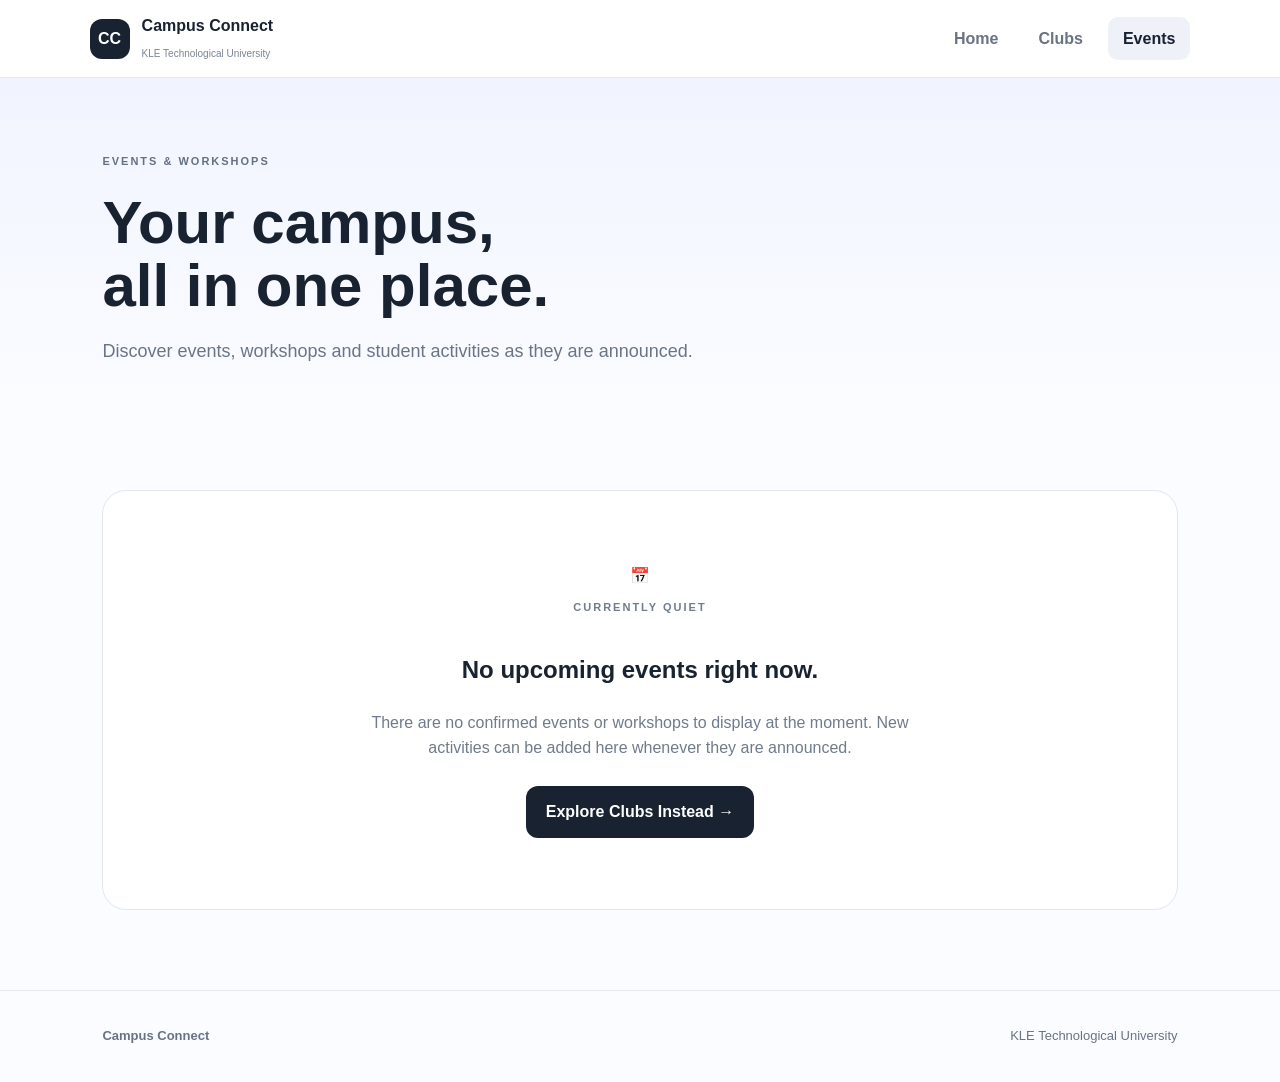
<file: events.html>
<!DOCTYPE html>
<html lang="en">

<head>
    <meta charset="UTF-8">
    <meta name="viewport" content="width=device-width, initial-scale=1.0">
    <title>Events | Campus Connect</title>
    <link rel="stylesheet" href="style.css">
</head>

<body>

<header>
    <div class="logo">
        <div class="logo-box">CC</div>
        <div>
            <b>Campus Connect</b>
            <small>KLE Technological University</small>
        </div>
    </div>

    <nav>
        <a href="index.html">Home</a>
        <a href="clubs.html">Clubs</a>
        <a class="active" href="events.html">Events</a>
        
    </nav>
</header>


<section class="page-hero">

    <p class="eyebrow">EVENTS & WORKSHOPS</p>

    <h1>
        Your campus,<br>
        all in one place.
    </h1>

    <p>
        Discover events, workshops and student activities
        as they are announced.
    </p>

</section>


<section class="section">

    <div class="empty-panel large-empty">

        📅

        <p class="eyebrow">CURRENTLY QUIET</p>

        <h2>No upcoming events right now.</h2>

        <p>
            There are no confirmed events or workshops to display
            at the moment. New activities can be added here whenever
            they are announced.
        </p>

        <a href="clubs.html" class="btn primary">
            Explore Clubs Instead →
        </a>

    </div>

</section>


<footer>
    <b>Campus Connect</b>
    <span>KLE Technological University</span>
</footer>

<script src="script.js"></script>

</body>
</html>
</file>
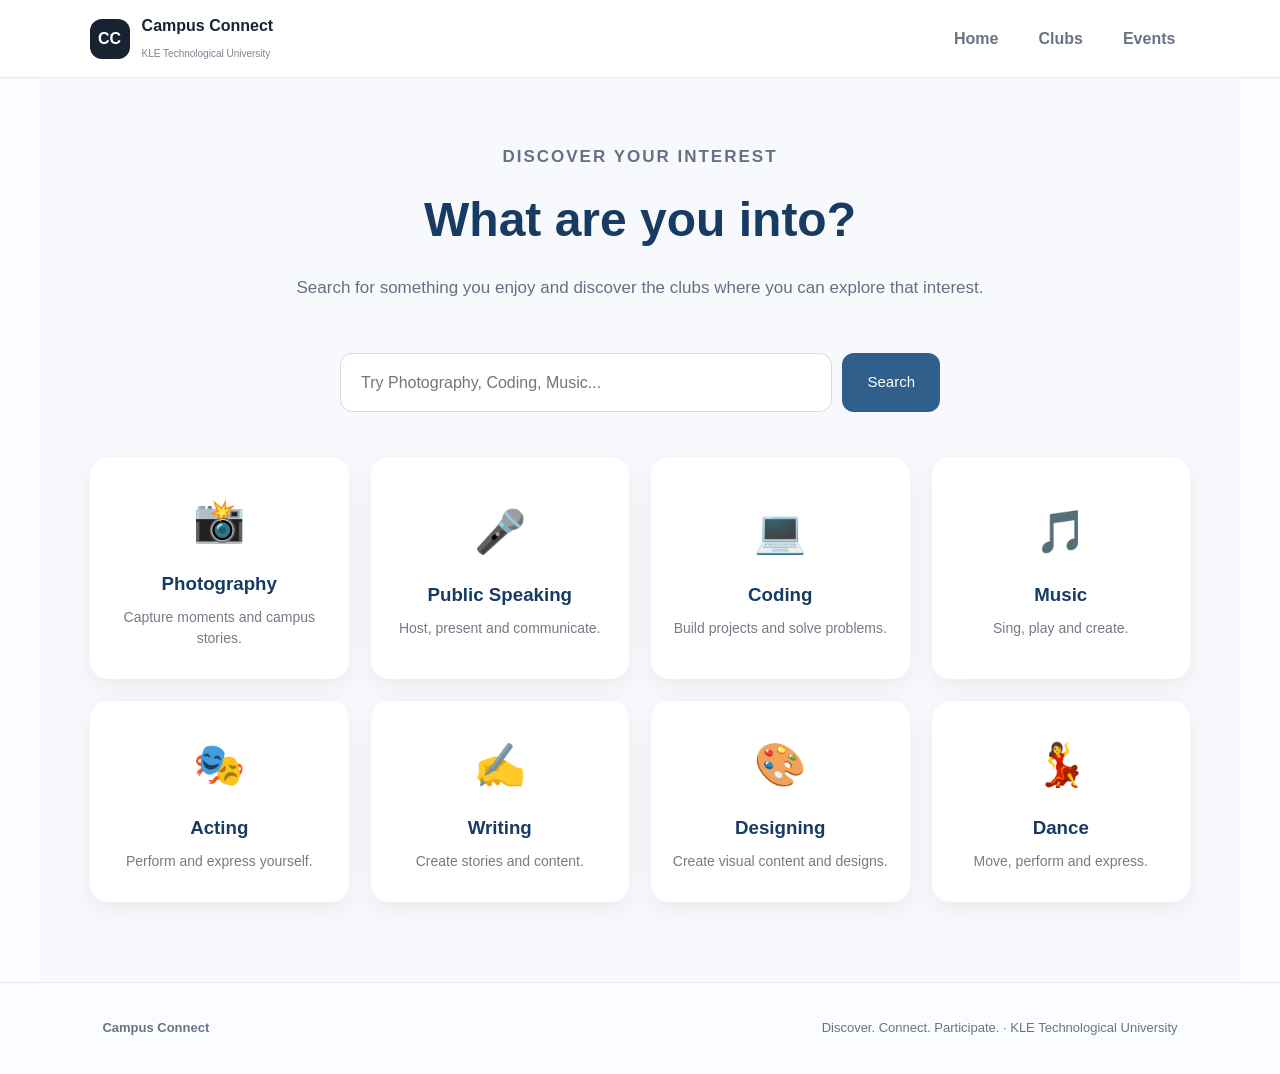
<file: express-interest.html>
<!DOCTYPE html>
<html lang="en">

<head>

    <meta charset="UTF-8">

    <meta
        name="viewport"
        content="width=device-width, initial-scale=1.0">

    <title>
        Campus Connect
    </title>

    <link
        rel="stylesheet"
        href="style.css">

</head>


<body>


<header>

    <div class="logo">

        <div class="logo-box">
            CC
        </div>

        <div>

            <b>
                Campus Connect
            </b>

            <small>
                KLE Technological University
            </small>

        </div>

    </div>


    <nav>

        <a href="index.html">
            Home
        </a>

        <a href="clubs.html">
            Clubs
        </a>

        <a href="events.html">
            Events
        </a>

    </nav>

</header>



<!-- ================= DISCOVER MODE ================= -->

<section
    id="discoverMode"
    class="interest-page">


    <div class="interest-header">

        <p class="eyebrow">
            DISCOVER YOUR INTEREST
        </p>

        <h1>
            What are you into?
        </h1>

        <p>
            Search for something you enjoy and discover
            the clubs where you can explore that interest.
        </p>

    </div>



    <div class="interest-search">

        <input
            type="text"
            id="interestSearch"
            placeholder="Try Photography, Coding, Music...">

        <button
            onclick="searchInterest()">

            Search

        </button>

    </div>



    <div class="interest-options">


        <button
            class="interest-option"
            onclick="showInterest('Photography')">

            <div class="interest-icon">
                📸
            </div>

            <h3>
                Photography
            </h3>

            <p>
                Capture moments and campus stories.
            </p>

        </button>


        <button
            class="interest-option"
            onclick="showInterest('Public Speaking')">

            <div class="interest-icon">
                🎤
            </div>

            <h3>
                Public Speaking
            </h3>

            <p>
                Host, present and communicate.
            </p>

        </button>


        <button
            class="interest-option"
            onclick="showInterest('Coding')">

            <div class="interest-icon">
                💻
            </div>

            <h3>
                Coding
            </h3>

            <p>
                Build projects and solve problems.
            </p>

        </button>


        <button
            class="interest-option"
            onclick="showInterest('Music')">

            <div class="interest-icon">
                🎵
            </div>

            <h3>
                Music
            </h3>

            <p>
                Sing, play and create.
            </p>

        </button>


        <button
            class="interest-option"
            onclick="showInterest('Acting')">

            <div class="interest-icon">
                🎭
            </div>

            <h3>
                Acting
            </h3>

            <p>
                Perform and express yourself.
            </p>

        </button>


        <button
            class="interest-option"
            onclick="showInterest('Writing')">

            <div class="interest-icon">
                ✍️
            </div>

            <h3>
                Writing
            </h3>

            <p>
                Create stories and content.
            </p>

        </button>


        <button
            class="interest-option"
            onclick="showInterest('Designing')">

            <div class="interest-icon">
                🎨
            </div>

            <h3>
                Designing
            </h3>

            <p>
                Create visual content and designs.
            </p>

        </button>


        <button
            class="interest-option"
            onclick="showInterest('Dance')">

            <div class="interest-icon">
                💃
            </div>

            <h3>
                Dance
            </h3>

            <p>
                Move, perform and express.
            </p>

        </button>

    </div>



    <div
        class="interest-results"
        id="interestResults"
        style="display:none;">

        <h2 id="resultTitle">
            Clubs for you
        </h2>

        <div id="resultCards"></div>

    </div>


</section>



<!-- ================= EXPRESS INTEREST MODE ================= -->

<section
    id="joinMode"
    class="form-page"
    style="display:none;">


    <a href="index.html">
        ← Back to Home
    </a>


    <div class="form-layout">


        <div>

            <p class="eyebrow">
                EXPRESS INTEREST
            </p>


            <h1>
                Want to be part of a club?
            </h1>


            <p>
                Tell us a little about yourself and the
                club or activities you're interested in.
            </p>


            <div class="quote">

                ✦

                <span>

                    You don't need to be an expert.
                    Bring your curiosity, ideas and
                    willingness to learn.

                </span>

            </div>

        </div>



        <div class="form-card">


            <form id="interestForm">


                <div class="form-grid">


                    <label>

                        Full Name

                        <input
                            type="text"
                            name="name"
                            placeholder="Enter your name"
                            required>

                    </label>



                    <label>

                        Year

                        <select
                            name="year"
                            required>

                            <option value="">
                                Select year
                            </option>

                            <option>
                                1st Year
                            </option>

                            <option>
                                2nd Year
                            </option>

                            <option>
                                3rd Year
                            </option>

                            <option>
                                4th Year
                            </option>

                        </select>

                    </label>



                    <label>

                        Branch

                        <input
                            type="text"
                            name="branch"
                            placeholder="e.g. CSE"
                            required>

                    </label>



                    <label>

                        Email

                        <input
                            type="email"
                            name="email"
                            placeholder="you@example.com"
                            required>

                    </label>



                    <label>

                        Contact Number

                        <input
                            type="tel"
                            name="phone"
                            placeholder="Enter contact number"
                            required>

                    </label>



                    <label>

                        Club you're interested in

                        <select
                            name="club"
                            required>

                            <option value="">
                                Select a club
                            </option>

                            <option>
                                Make in BVB
                            </option>

                            <option>
                                Music Club
                            </option>

                            <option>
                                Drama Club
                            </option>

                            <option>
                                Dance Club
                            </option>

                            <option>
                                Heritage Club
                            </option>

                            <option>
                                IUCEE Club
                            </option>

                            <option>
                                Code Club
                            </option>

                            <option>
                                Space Club
                            </option>

                            <option>
                                Media Club
                            </option>

                            <option>
                                Words Worth Club
                            </option>

                        </select>

                    </label>

                </div>



                <label class="full-label">

                    Why do you want to join this particular club?

                    <textarea
                        name="reason"
                        rows="5"
                        placeholder="Tell us what interests you about this club..."
                        required></textarea>

                </label>



                <fieldset>

                    <legend>
                        What are you interested in?
                    </legend>


                    <div class="checkboxes">


                        <label class="check">

                            <input
                                type="checkbox"
                                name="interest"
                                value="Photography">

                            Photography

                        </label>


                        <label class="check">

                            <input
                                type="checkbox"
                                name="interest"
                                value="Public Speaking">

                            Public Speaking

                        </label>


                        <label class="check">

                            <input
                                type="checkbox"
                                name="interest"
                                value="Coding">

                            Coding

                        </label>


                        <label class="check">

                            <input
                                type="checkbox"
                                name="interest"
                                value="Music">

                            Music

                        </label>


                        <label class="check">

                            <input
                                type="checkbox"
                                name="interest"
                                value="Acting">

                            Acting

                        </label>


                        <label class="check">

                            <input
                                type="checkbox"
                                name="interest"
                                value="Dance">

                            Dance

                        </label>


                        <label class="check">

                            <input
                                type="checkbox"
                                name="interest"
                                value="Writing">

                            Writing

                        </label>


                        <label class="check">

                            <input
                                type="checkbox"
                                name="interest"
                                value="Designing">

                            Designing

                        </label>


                        <label class="check">

                            <input
                                type="checkbox"
                                name="interest"
                                value="Content Creation">

                            Content Creation

                        </label>


                        <label class="check">

                            <input
                                type="checkbox"
                                name="interest"
                                value="Videography">

                            Videography

                        </label>


                    </div>

                </fieldset>



                <button
                    type="submit"
                    class="btn primary full">

                    Submit My Interest →

                </button>


            </form>



            <!-- SUCCESS MESSAGE -->

            <div
                id="successBox"
                class="success hidden">


                <div>
                    ✓
                </div>


                <h2>
                    You're connected!
                </h2>


                <p>
                    Thank you for expressing your interest.
                    Your response has been recorded for this
                    website prototype.
                </p>


                <a
                    href="index.html"
                    class="btn primary">

                    Back to Home

                </a>

            </div>


        </div>

    </div>

</section>



<footer>

    <b>
        Campus Connect
    </b>

    <span>
        Discover. Connect. Participate.
        · KLE Technological University
    </span>

</footer>



<script>


/* ============================= */
/* DISCOVER DATA */
/* ============================= */


const clubInterests = {


    "Photography": [

        {
            name: "Media Club",
            description:
                "Photography, videography, event coverage, publishing and visual storytelling."
        },

        {
            name: "Music Club",
            description:
                "Music activities along with media and publishing opportunities."
        },

        {
            name: "Drama Club",
            description:
                "Performances, events and media activities."
        }

    ],



    "Public Speaking": [

        {
            name: "Make in BVB",
            description:
                "Public speaking, content creation and communication."
        },

        {
            name: "Drama Club",
            description:
                "Acting, public speaking and stage performance."
        },

        {
            name: "Media Club",
            description:
                "VJ activities, event hosting and campus publishing."
        }

    ],



    "Coding": [

        {
            name: "Make in BVB",
            description:
                "Software, designing, content creation and technical activities."
        },

        {
            name: "Code Club",
            description:
                "Coding, programming, problem solving and technical projects."
        }

    ],



    "Music": [

        {
            name: "Music Club",
            description:
                "Singing, instruments, performances and music activities."
        }

    ],



    "Acting": [

        {
            name: "Drama Club",
            description:
                "Acting, theatre, stage performance and public speaking."
        }

    ],



    "Writing": [

        {
            name: "Words Worth Club",
            description:
                "Writing, literature, storytelling and communication."
        },

        {
            name: "Media Club",
            description:
                "Publishing, content creation and campus media."
        },

        {
            name: "Make in BVB",
            description:
                "Content creation and communication."
        }

    ],



    "Designing": [

        {
            name: "Make in BVB",
            description:
                "Designing, software and creative projects."
        },

        {
            name: "Media Club",
            description:
                "Visual content, graphics and publishing."
        }

    ],



    "Dance": [

        {
            name: "Dance Club",
            description:
                "Dance practice, performances and choreography."
        }

    ]

};



/* ============================= */
/* SHOW INTEREST */
/* ============================= */


function showInterest(interest) {


    const results =
        clubInterests[interest];


    const resultBox =
        document.getElementById("interestResults");


    const resultTitle =
        document.getElementById("resultTitle");


    const resultCards =
        document.getElementById("resultCards");


    resultBox.style.display =
        "block";


    resultTitle.innerText =
        "Clubs for " + interest;


    resultCards.innerHTML =
        "";


    results.forEach(club => {


        resultCards.innerHTML += `

            <div class="result-card">

                <h3>
                    ${club.name}
                </h3>

                <p>
                    ${club.description}
                </p>

                <a
                    href="clubs.html"
                    class="btn primary">

                    View Clubs →

                </a>

            </div>

        `;

    });


    resultBox.scrollIntoView({
        behavior: "smooth"
    });

}



/* ============================= */
/* SEARCH */
/* ============================= */


function searchInterest() {


    const input =
        document.getElementById(
            "interestSearch"
        );


    const search =
        input.value
        .trim()
        .toLowerCase();


    const interests =
        Object.keys(clubInterests);


    const found =
        interests.find(item =>
            item.toLowerCase()
            .includes(search)
        );


    if (found) {

        showInterest(found);

    }

    else {

        alert(
            "Try Photography, Coding, Music, Dance, Acting, Writing, Designing or Public Speaking."
        );

    }

}



/* ============================= */
/* FORM SUBMISSION */
/* ============================= */


const form =
    document.getElementById(
        "interestForm"
    );


if (form) {


    form.addEventListener(
        "submit",
        function(event) {


            event.preventDefault();


            const selected =
                document.querySelectorAll(
                    'input[name="interest"]:checked'
                );


            if (
                selected.length === 0
            ) {

                alert(
                    "Please select at least one interest."
                );

                return;

            }


            form.classList.add(
                "hidden"
            );


            document
                .getElementById(
                    "successBox"
                )
                .classList.remove(
                    "hidden"
                );

        }
    );

}



/* ============================= */
/* CHOOSE PAGE MODE */
/* ============================= */


const params =
    new URLSearchParams(
        window.location.search
    );


const mode =
    params.get("mode");


if (mode === "join") {


    document.getElementById(
        "discoverMode"
    ).style.display =
        "none";


    document.getElementById(
        "joinMode"
    ).style.display =
        "block";

}


</script>


</body>

</html>
</file>
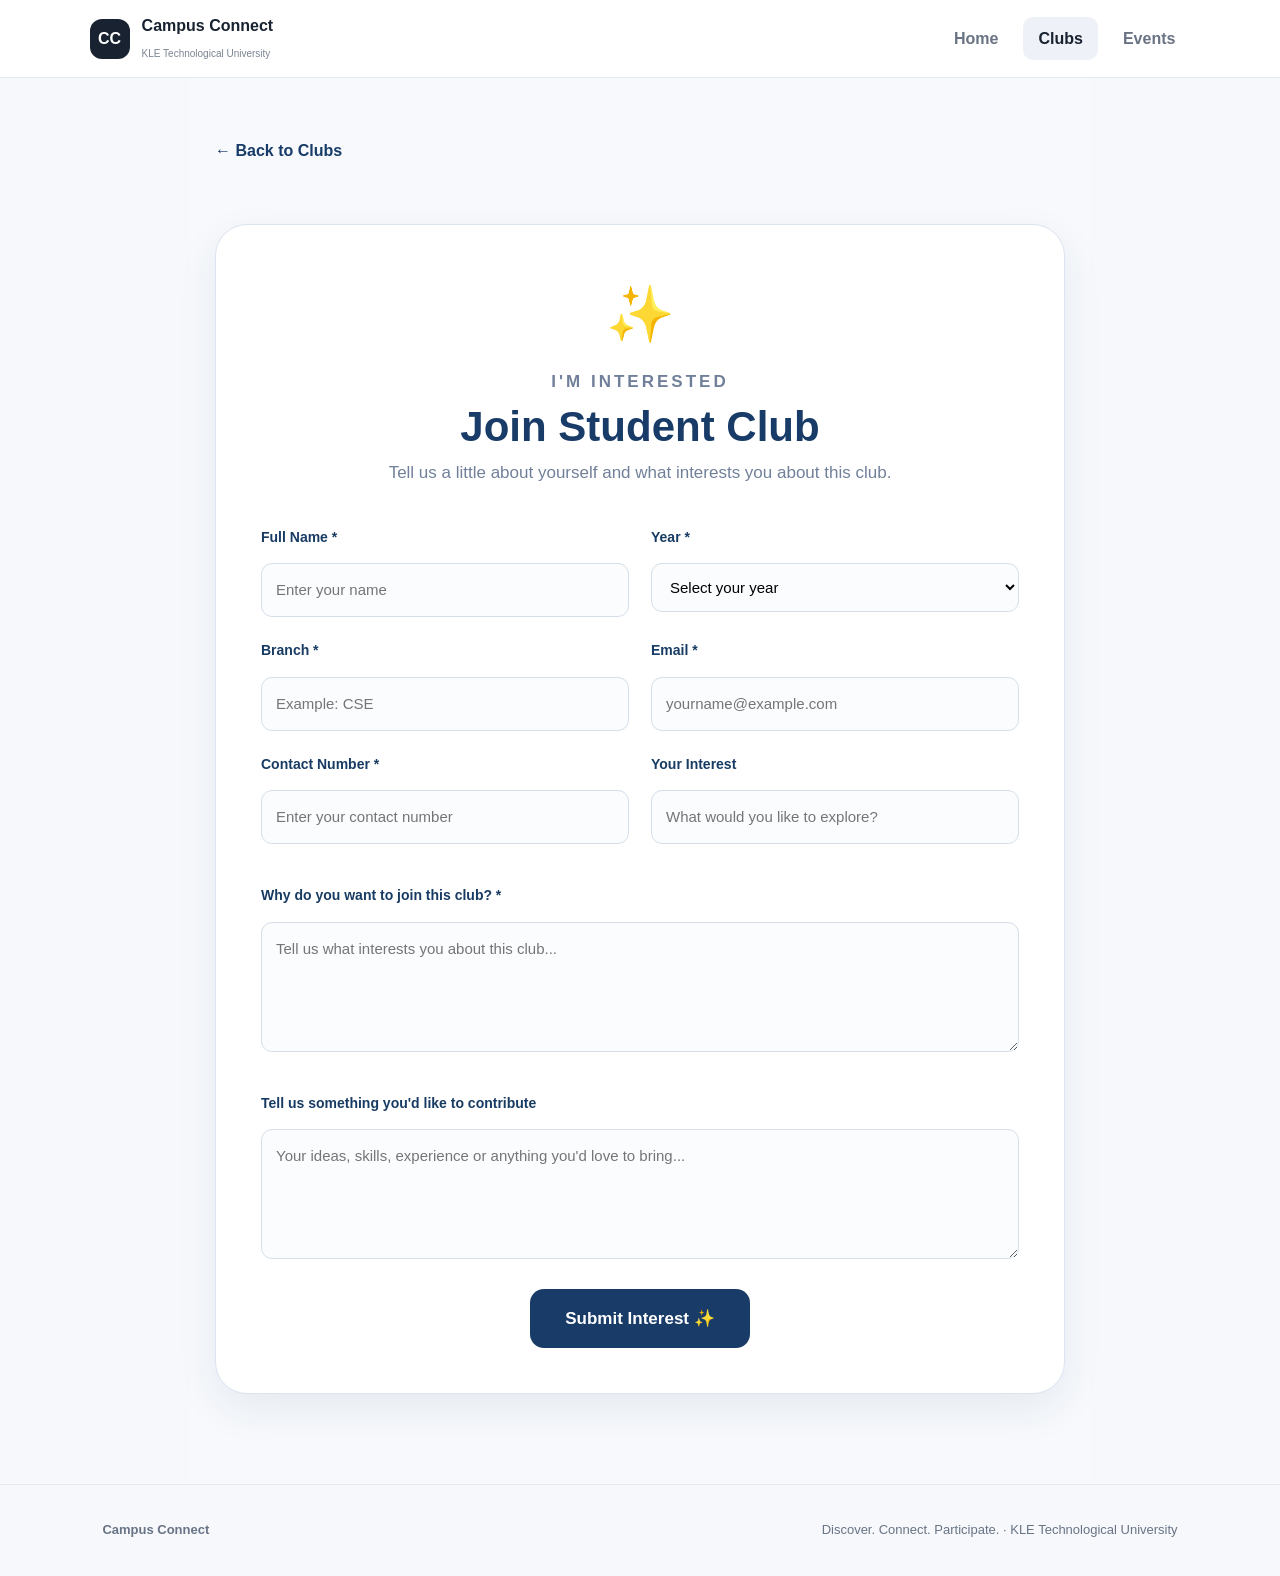
<file: interest.html>
<!DOCTYPE html>
<html lang="en">

<head>

    <meta charset="UTF-8">
    <meta name="viewport" content="width=device-width, initial-scale=1.0">

    <title>Join Club | Campus Connect</title>

    <link rel="stylesheet" href="style.css">

    <style>

        body {
            background: #f6f8fc;
        }

        .form-page {
            max-width: 900px;
            margin: auto;
            padding: 60px 25px 90px;
        }

        .form-card {
            background: white;
            border: 1px solid #dce4f2;
            border-radius: 32px;
            padding: 45px;
            box-shadow: 0 15px 40px rgba(30, 60, 100, 0.08);
        }

        .form-top {
            text-align: center;
            margin-bottom: 40px;
        }

        .form-icon {
            font-size: 55px;
            margin-bottom: 10px;
        }

        .form-top .eyebrow {
            color: #71809a;
            font-weight: bold;
            letter-spacing: 3px;
        }

        .form-top h1 {
            color: #183b68;
            font-size: 42px;
            margin: 10px 0;
        }

        .form-top p {
            color: #71809a;
            font-size: 17px;
        }

        .form-grid {
            display: grid;
            grid-template-columns: 1fr 1fr;
            gap: 22px;
        }

        .field {
            display: flex;
            flex-direction: column;
            gap: 8px;
        }

        .field.full {
            grid-column: 1 / -1;
        }

        label {
            color: #183b68;
            font-weight: bold;
        }

        input,
        select,
        textarea {
            width: 100%;
            box-sizing: border-box;
            padding: 15px 17px;
            border: 1px solid #d4deed;
            border-radius: 14px;
            font-size: 16px;
            font-family: inherit;
            outline: none;
            background: #fbfcff;
        }

        input:focus,
        select:focus,
        textarea:focus {
            border-color: #183b68;
            box-shadow: 0 0 0 3px rgba(24, 59, 104, 0.08);
        }

        textarea {
            min-height: 130px;
            resize: vertical;
        }

        .submit-area {
            margin-top: 30px;
            text-align: center;
        }

        .submit-button {
            border: none;
            background: #183b68;
            color: white;
            padding: 16px 35px;
            border-radius: 14px;
            font-size: 17px;
            font-weight: bold;
            cursor: pointer;
            transition: 0.2s;
        }

        .submit-button:hover {
            transform: translateY(-3px);
            box-shadow: 0 10px 25px rgba(24, 59, 104, 0.2);
        }

        .success {
            display: none;
            margin-top: 25px;
            padding: 20px;
            background: #eef7f1;
            border: 1px solid #cce5d4;
            color: #28633b;
            border-radius: 16px;
            text-align: center;
            font-weight: bold;
        }

        .back {
            display: inline-block;
            margin-bottom: 20px;
            color: #183b68;
            text-decoration: none;
            font-weight: bold;
        }

        @media(max-width: 700px) {

            .form-card {
                padding: 30px 22px;
            }

            .form-grid {
                grid-template-columns: 1fr;
            }

            .field.full {
                grid-column: auto;
            }

            .form-top h1 {
                font-size: 34px;
            }

        }

    </style>

</head>


<body>


<header>

    <div class="logo">

        <div class="logo-box">
            CC
        </div>

        <div>

            <b>Campus Connect</b>

            <small>
                KLE Technological University
            </small>

        </div>

    </div>


    <nav>

        <a href="index.html">
            Home
        </a>

        <a class="active" href="clubs.html">
            Clubs
        </a>

        <a href="events.html">
            Events
        </a>

    </nav>

</header>



<main class="form-page">

    <a href="clubs.html" class="back">
        ← Back to Clubs
    </a>


    <div class="form-card">


        <div class="form-top">

            <div class="form-icon">
                ✨
            </div>

            <p class="eyebrow">
                I'M INTERESTED
            </p>

            <h1 id="formClub">
                Join a Club
            </h1>

            <p>
                Tell us a little about yourself and what
                interests you about this club.
            </p>

        </div>



        <form id="clubForm">


            <div class="form-grid">


                <!-- NAME -->

                <div class="field">

                    <label>
                        Full Name *
                    </label>

                    <input
                        type="text"
                        name="name"
                        placeholder="Enter your name"
                        required
                    >

                </div>



                <!-- YEAR -->

                <div class="field">

                    <label>
                        Year *
                    </label>

                    <select name="year" required>

                        <option value="">
                            Select your year
                        </option>

                        <option>
                            1st Year
                        </option>

                        <option>
                            2nd Year
                        </option>

                        <option>
                            3rd Year
                        </option>

                        <option>
                            4th Year
                        </option>

                    </select>

                </div>



                <!-- BRANCH -->

                <div class="field">

                    <label>
                        Branch *
                    </label>

                    <input
                        type="text"
                        name="branch"
                        placeholder="Example: CSE"
                        required
                    >

                </div>



                <!-- EMAIL -->

                <div class="field">

                    <label>
                        Email *
                    </label>

                    <input
                        type="email"
                        name="email"
                        placeholder="yourname@example.com"
                        required
                    >

                </div>



                <!-- CONTACT -->

                <div class="field">

                    <label>
                        Contact Number *
                    </label>

                    <input
                        type="tel"
                        name="contact"
                        placeholder="Enter your contact number"
                        required
                    >

                </div>



                <!-- SPECIFIC INTEREST -->

                <div class="field">

                    <label>
                        Your Interest
                    </label>

                    <input
                        type="text"
                        name="interest"
                        placeholder="What would you like to explore?"
                    >

                </div>



                <!-- WHY -->

                <div class="field full">

                    <label>
                        Why do you want to join this club? *
                    </label>

                    <textarea
                        name="reason"
                        placeholder="Tell us what interests you about this club..."
                        required
                    ></textarea>

                </div>



                <!-- EXPERIENCE -->

                <div class="field full">

                    <label>
                        Tell us something you'd like to contribute
                    </label>

                    <textarea
                        name="contribution"
                        placeholder="Your ideas, skills, experience or anything you'd love to bring..."
                    ></textarea>

                </div>


            </div>



            <div class="submit-area">

                <button
                    type="submit"
                    class="submit-button"
                >
                    Submit Interest ✨
                </button>

            </div>


            <div
                class="success"
                id="successMessage"
            >
                🎉 Your interest has been recorded!
                We hope to see you in the club soon.
            </div>


        </form>

    </div>

</main>



<footer>

    <b>
        Campus Connect
    </b>

    <span>
        Discover. Connect. Participate. · KLE Technological University
    </span>

</footer>



<script>

const params =
    new URLSearchParams(window.location.search);

const club =
    params.get("club") || "Student Club";



/* SHOW THE CORRECT CLUB NAME */

document.getElementById("formClub").textContent =
    "Join " + club;



/* FORM SUBMISSION */

document
    .getElementById("clubForm")
    .addEventListener("submit", function(event) {

        event.preventDefault();

        document.getElementById("successMessage").style.display =
            "block";

        this.reset();

        window.scrollTo({
            top: document.body.scrollHeight,
            behavior: "smooth"
        });

    });

</script>


</body>

</html>
</file>
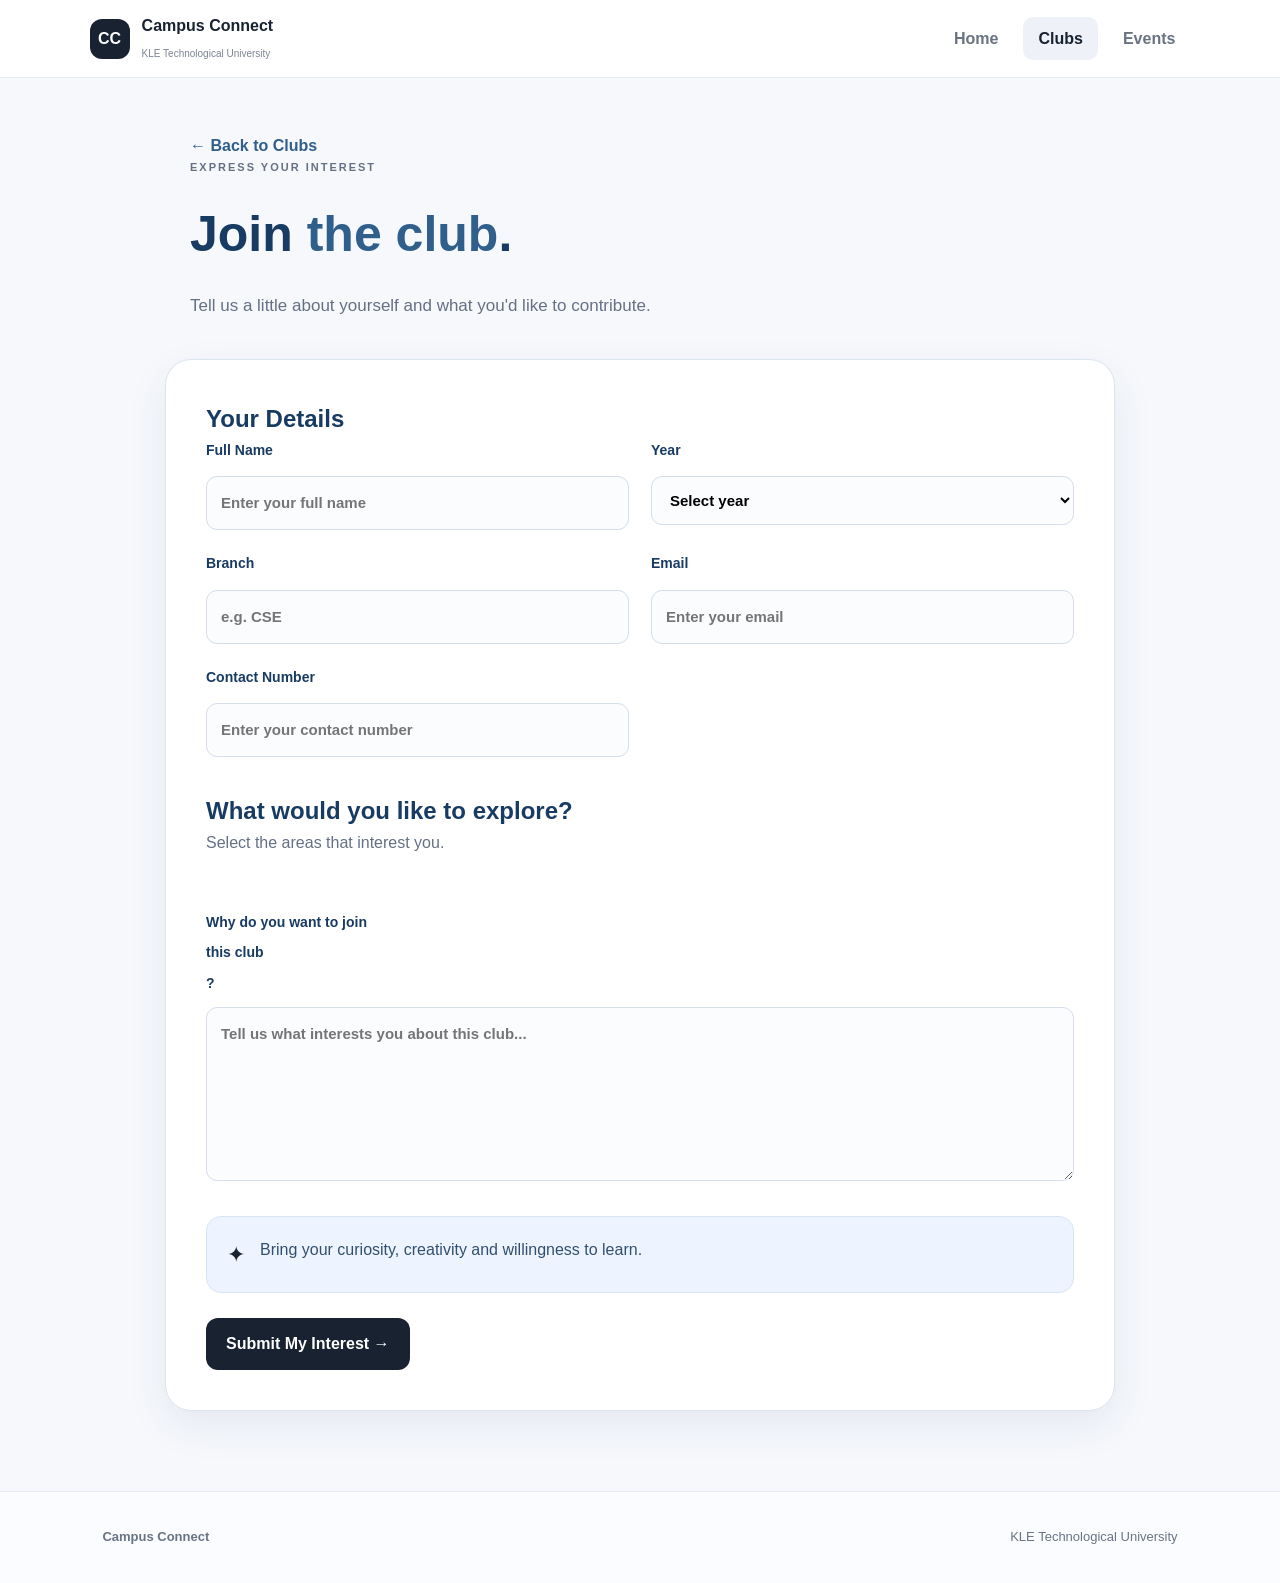
<file: join.html>
<!DOCTYPE html>
<html lang="en">

<head>

    <meta charset="UTF-8">

    <meta name="viewport"
          content="width=device-width, initial-scale=1.0">

    <title>Express Interest | Campus Connect</title>

    <link rel="stylesheet" href="style.css">

</head>


<body>


<header>

    <div class="logo">

        <div class="logo-box">CC</div>

        <div>
            <b>Campus Connect</b>
            <small>KLE Technological University</small>
        </div>

    </div>


    <nav>

        <a href="index.html">Home</a>

        <a class="active" href="clubs.html">
            Clubs
        </a>

        <a href="events.html">
            Events
        </a>

    </nav>

</header>



<section class="join-page">


    <div class="join-heading">

        <a href="clubs.html" class="back-link">
            ← Back to Clubs
        </a>

        <p class="eyebrow">
            EXPRESS YOUR INTEREST
        </p>

        <h1>
            Join <span id="joinClubName">the club</span>.
        </h1>

        <p>
            Tell us a little about yourself and
            what you'd like to contribute.
        </p>

    </div>



    <div class="form-card">


        <form id="joinForm">


            <h2>
                Your Details
            </h2>


            <div class="form-grid">


                <label>

                    Full Name

                    <input
                        type="text"
                        required
                        placeholder="Enter your full name">

                </label>


                <label>

                    Year

                    <select required>

                        <option value="">
                            Select year
                        </option>

                        <option>1st Year</option>
                        <option>2nd Year</option>
                        <option>3rd Year</option>
                        <option>4th Year</option>

                    </select>

                </label>


                <label>

                    Branch

                    <input
                        type="text"
                        required
                        placeholder="e.g. CSE">

                </label>


                <label>

                    Email

                    <input
                        type="email"
                        required
                        placeholder="Enter your email">

                </label>


                <label>

                    Contact Number

                    <input
                        type="tel"
                        required
                        placeholder="Enter your contact number">

                </label>


            </div>



            <div class="form-section">

                <h2>
                    What would you like to explore?
                </h2>

                <p id="areaDescription">
                    Select the areas that interest you.
                </p>


                <div
                    id="clubOptions"
                    class="club-options">
                </div>

            </div>



            <div class="form-section">


                <label class="full-label">

                    Why do you want to join
                    <span id="reasonClubName">
                        this club
                    </span>?

                    <textarea
                        rows="6"
                        required
                        placeholder="Tell us what interests you about this club..."></textarea>

                </label>


            </div>



            <div class="form-section">


                <div class="beautiful-note">

                    <span>✦</span>

                    <p id="clubNote">
                        Bring your curiosity, creativity
                        and willingness to learn.
                    </p>

                </div>


            </div>



            <button
                type="submit"
                class="btn primary submit-btn">

                Submit My Interest →

            </button>


        </form>



        <div
            id="successMessage"
            class="success hidden">

            <div class="success-icon">
                ✓
            </div>

            <h2>
                You're connected!
            </h2>

            <p>
                Thank you for expressing your interest
                in <span id="successClubName"></span>.
            </p>

            <p>
                Your response has been recorded for
                this website prototype.
            </p>

            <a
                href="clubs.html"
                class="btn primary">

                Explore More Clubs →

            </a>

        </div>


    </div>

</section>


<footer>

    <b>
        Campus Connect
    </b>

    <span>
        KLE Technological University
    </span>

</footer>


<script src="script.js"></script>

</body>

</html>
</file>
<file: style.css>
* {
    box-sizing: border-box;
    margin: 0;
    padding: 0;
}

body {
    font-family: Arial, sans-serif;
    background: #fbfcff;
    color: #182230;
    line-height: 1.6;
}

a {
    text-decoration: none;
    color: inherit;
}

button,
input,
select,
textarea {
    font: inherit;
}


/* HEADER */

header {
    height: 78px;
    padding: 0 7%;
    display: flex;
    justify-content: space-between;
    align-items: center;
    border-bottom: 1px solid #e5e9f0;
    background: white;
    position: sticky;
    top: 0;
    z-index: 10;
}

.logo {
    display: flex;
    align-items: center;
    gap: 12px;
}

.logo-box {
    width: 40px;
    height: 40px;
    background: #182230;
    color: white;
    border-radius: 12px;
    display: grid;
    place-items: center;
    font-weight: bold;
}

.logo b {
    display: block;
}

.logo small {
    color: #7b8493;
    font-size: 10px;
}

nav {
    display: flex;
    gap: 10px;
}

nav a {
    padding: 9px 15px;
    border-radius: 10px;
    color: #697383;
    font-weight: 600;
}

nav a:hover,
nav a.active {
    background: #eef1f7;
    color: #182230;
}


/* HERO */

.hero {
    min-height: 650px;
    padding: 80px 8%;
    display: grid;
    grid-template-columns: 1fr 1fr;
    align-items: center;
    gap: 50px;
    background: linear-gradient(135deg, #f9fbff, #eef2ff);
}

.eyebrow {
    font-size: 11px;
    letter-spacing: 2px;
    font-weight: bold;
    color: #657084;
}

.hero h1,
.page-hero h1,
.form-page h1 {
    font-size: 65px;
    line-height: 1.05;
    margin: 20px 0;
}

.hero h1 span {
    color: #5269e5;
}

.hero-text > p:not(.eyebrow) {
    color: #687485;
    font-size: 18px;
    max-width: 600px;
}

.buttons {
    margin-top: 30px;
    display: flex;
    gap: 12px;
    flex-wrap: wrap;
}

.btn {
    display: inline-block;
    padding: 13px 20px;
    border-radius: 12px;
    border: none;
    cursor: pointer;
    font-weight: bold;
}

.primary {
    background: #182230;
    color: white;
}

.secondary {
    background: white;
    border: 1px solid #dce2eb;
}

.white {
    background: white;
    color: #182230;
}


/* HERO ART */

.hero-circle {
    height: 450px;
    display: grid;
    place-items: center;
    position: relative;
}

.circle-main {
    width: 220px;
    height: 220px;
    border-radius: 50%;
    background: linear-gradient(145deg, #7188ff, #374ed1);
    color: white;
    display: grid;
    place-items: center;
    font-size: 45px;
    font-weight: bold;
    box-shadow: 0 30px 70px #4357da50;
}

.floating-card {
    position: absolute;
    background: white;
    padding: 15px 20px;
    border-radius: 15px;
    box-shadow: 0 15px 40px #26324720;
}

.card1 {
    top: 50px;
    right: 20px;
}

.card2 {
    bottom: 50px;
    left: 0;
}

.card3 {
    top: 190px;
    right: -20px;
}


/* SECTIONS */

.section {
    padding: 80px 8%;
}

.grey {
    background: #f3f6fa;
}

.section-heading {
    display: flex;
    justify-content: space-between;
    align-items: end;
    margin-bottom: 30px;
}

.section-heading h2 {
    font-size: 38px;
    margin-top: 8px;
}

.section-heading > a {
    color: #5369df;
    font-weight: bold;
}


/* INTERESTS */

.interest-grid {
    display: grid;
    grid-template-columns: repeat(4, 1fr);
    gap: 15px;
}

.interest-grid button {
    background: white;
    border: 1px solid #e2e7ef;
    border-radius: 18px;
    padding: 22px;
    text-align: left;
    cursor: pointer;
    transition: 0.2s;
}

.interest-grid button:hover {
    transform: translateY(-5px);
    box-shadow: 0 15px 35px #27334a15;
}

.interest-grid button:first-line {
    font-size: 25px;
}

.interest-grid b,
.interest-grid small {
    display: block;
}

.interest-grid small {
    color: #778292;
}


/* CLUBS */

.club-grid {
    display: grid;
    grid-template-columns: repeat(3, 1fr);
    gap: 18px;
}

.club-card {
    background: white;
    border: 1px solid #e1e6ee;
    border-radius: 20px;
    padding: 24px;
    transition: 0.2s;
}

.club-card:hover {
    transform: translateY(-5px);
    box-shadow: 0 20px 45px #26324718;
}

.club-icon {
    width: 55px;
    height: 55px;
    border-radius: 16px;
    background: #eef1ff;
    display: grid;
    place-items: center;
    font-size: 27px;
    margin-bottom: 17px;
}

.club-card h3 {
    font-size: 21px;
    margin: 9px 0;
}

.club-card p {
    color: #6f7a89;
    font-size: 14px;
    min-height: 70px;
}

.tag {
    display: inline-block;
    background: #f1f3f7;
    padding: 5px 9px;
    border-radius: 20px;
    font-size: 11px;
    margin: 3px;
}

.club-link {
    color: #5369df;
    font-weight: bold;
    font-size: 13px;
}


/* SPLIT */

.split-section {
    padding: 80px 8%;
    display: grid;
    grid-template-columns: 1fr 1fr;
    gap: 20px;
}

.dark-panel,
.empty-panel {
    border-radius: 24px;
    padding: 40px;
    min-height: 300px;
}

.dark-panel {
    color: white;
    background: linear-gradient(135deg, #182230, #5269e5);
}

.dark-panel .eyebrow {
    color: #d6dcff;
}

.dark-panel h2 {
    font-size: 40px;
    margin: 12px 0;
}

.dark-panel p {
    color: #dce1ee;
    margin-bottom: 25px;
}

.empty-panel {
    background: white;
    border: 1px solid #e1e6ee;
    text-align: center;
}

.empty-panel h3,
.empty-panel h2 {
    margin: 10px 0;
}

.empty-panel p {
    color: #707b8b;
    max-width: 550px;
    margin: 10px auto 25px;
}


/* ANNOUNCEMENT */

.announcement {
    margin: 0 8% 80px;
    padding: 25px;
    background: white;
    border: 1px solid #e1e6ee;
    border-radius: 20px;
    display: flex;
    align-items: center;
    gap: 18px;
}

.announcement h3 {
    margin: 5px 0;
}

.announcement p:not(.eyebrow) {
    color: #778292;
    font-size: 13px;
}

.announcement > a {
    margin-left: auto;
    color: #5369df;
    font-weight: bold;
}


/* FOOTER */

footer {
    border-top: 1px solid #e4e8ef;
    padding: 35px 8%;
    display: flex;
    justify-content: space-between;
    color: #687485;
    font-size: 13px;
}


/* PAGE HERO */

.page-hero {
    padding: 75px 8% 45px;
    background: linear-gradient(180deg, #f1f4ff, #fbfcff);
}

.page-hero h1 {
    font-size: 60px;
}

.page-hero > p:last-child {
    color: #697586;
    font-size: 18px;
}


/* SEARCH */

.search-area {
    display: flex;
    gap: 12px;
    margin-bottom: 20px;
}

.search-area input,
.search-area select {
    padding: 15px;
    border: 1px solid #dce2ea;
    border-radius: 13px;
    background: white;
}

.search-area input {
    flex: 1;
}

.search-area select {
    width: 190px;
}


/* DETAIL PAGE */

.detail-hero {
    padding: 60px 8% 45px;
    background: linear-gradient(135deg, #f1f4ff, #fbfcff);
}

.detail-top {
    display: flex;
    align-items: center;
    gap: 20px;
    margin: 25px 0;
}

.detail-icon {
    width: 80px;
    height: 80px;
    border-radius: 22px;
    background: white;
    border: 1px solid #e0e5ed;
    display: grid;
    place-items: center;
    font-size: 40px;
}

.detail-top h1 {
    font-size: 50px;
}

.detail-hero > p {
    max-width: 750px;
    color: #6d7888;
}

.detail-actions {
    margin-top: 25px;
}

.detail-content {
    padding: 50px 8%;
}

.detail-grid {
    display: grid;
    grid-template-columns: 1.2fr .8fr;
    gap: 20px;
}

.detail-box {
    background: white;
    border: 1px solid #e1e6ee;
    border-radius: 20px;
    padding: 28px;
}

.detail-box h2 {
    margin-bottom: 15px;
}

.detail-box p {
    color: #697586;
}

.wide {
    grid-column: 1 / -1;
}

.pills {
    display: flex;
    flex-wrap: wrap;
    gap: 8px;
}

.pill {
    padding: 9px 13px;
    border-radius: 30px;
    background: #f1f3f7;
    font-size: 12px;
}

.activity-list {
    display: grid;
    grid-template-columns: 1fr 1fr;
    gap: 10px;
}

.activity {
    background: #f4f6fa;
    padding: 13px;
    border-radius: 10px;
    font-size: 13px;
}


/* FORM */

.form-page {
    padding: 60px 8%;
}

.form-layout {
    max-width: 1100px;
    margin: 35px auto;
    display: grid;
    grid-template-columns: .8fr 1.2fr;
    gap: 60px;
}

.form-page h1 {
    font-size: 50px;
}

.form-page p {
    color: #707b8c;
}

.quote {
    margin-top: 30px;
    padding: 22px;
    border-radius: 18px;
    background: #eef1ff;
    color: #596579;
}

.form-card {
    background: white;
    padding: 30px;
    border: 1px solid #e1e6ee;
    border-radius: 24px;
}

.form-grid {
    display: grid;
    grid-template-columns: 1fr 1fr;
    gap: 17px;
}

.form-card label {
    font-size: 13px;
    font-weight: bold;
}

.form-card input,
.form-card select,
.form-card textarea {
    width: 100%;
    margin-top: 7px;
    padding: 12px;
    border: 1px solid #dce2ea;
    border-radius: 10px;
    background: #fbfcfe;
}

.full-label {
    display: block;
    margin-top: 18px;
}

fieldset {
    border: none;
    margin-top: 20px;
}

.checkboxes {
    display: grid;
    grid-template-columns: 1fr 1fr;
    gap: 8px;
    margin-top: 10px;
}

.check {
    border: 1px solid #e0e5ed;
    padding: 10px;
    border-radius: 10px;
}

.check input {
    width: auto;
    margin-right: 6px;
}

.full {
    width: 100%;
    margin-top: 18px;
}

.success {
    text-align: center;
    padding: 35px;
}

.success > div {
    font-size: 40px;
}

.hidden {
    display: none !important;
}

.large-empty {
    min-height: 420px;
    display: flex;
    flex-direction: column;
    justify-content: center;
    align-items: center;
}


/* MOBILE */

@media(max-width: 800px) {

    header {
        padding: 0 5%;
    }

    nav {
        display: none;
    }

    .hero,
    .split-section,
    .form-layout,
    .detail-grid {
        grid-template-columns: 1fr;
    }

    .hero {
        padding: 60px 6%;
    }

    .hero h1,
    .page-hero h1 {
        font-size: 45px;
    }

    .section,
    .detail-content,
    .form-page {
        padding-left: 6%;
        padding-right: 6%;
    }

    .interest-grid,
    .club-grid {
        grid-template-columns: 1fr 1fr;
    }

    .form-grid {
        grid-template-columns: 1fr;
    }

    .activity-list {
        grid-template-columns: 1fr;
    }

    footer {
        padding: 30px 6%;
        flex-direction: column;
        gap: 8px;
    }
}


@media(max-width: 500px) {

    .interest-grid,
    .club-grid,
    .checkboxes {
        grid-template-columns: 1fr;
    }

    .search-area {
        flex-direction: column;
    }

    .search-area select {
        width: 100%;
    }

    .announcement {
        margin-left: 6%;
        margin-right: 6%;
        flex-wrap: wrap;
    }

    .announcement > a {
        margin-left: 0;
    }

}
/* ============================= */
/* INTEREST PAGE */
/* ============================= */

.interest-page {
    min-height: 100vh;
    padding: 70px 8%;
    background: #f7f9fc;
}

.interest-header {
    text-align: center;
    max-width: 750px;
    margin: 0 auto 50px;
}

.interest-header h1 {
    font-size: 48px;
    margin: 10px 0 15px;
    color: #183b63;
}

.interest-header p {
    font-size: 17px;
    line-height: 1.7;
    color: #667085;
}

.interest-search {
    max-width: 600px;
    margin: 0 auto 45px;
    display: flex;
    gap: 10px;
}

.interest-search input {
    flex: 1;
    padding: 16px 20px;
    border: 1px solid #d5dce5;
    border-radius: 12px;
    font-size: 16px;
    outline: none;
}

.interest-search input:focus {
    border-color: #315f8c;
}

.interest-search button {
    padding: 16px 25px;
    border: none;
    border-radius: 12px;
    background: #315f8c;
    color: white;
    font-size: 15px;
    cursor: pointer;
}

.interest-options {
    max-width: 1100px;
    margin: auto;
    display: grid;
    grid-template-columns: repeat(4, 1fr);
    gap: 22px;
}

.interest-option {
    background: white;
    border: none;
    border-radius: 18px;
    padding: 30px 20px;
    text-align: center;
    cursor: pointer;
    box-shadow: 0 8px 25px rgba(0,0,0,0.06);
    transition: 0.25s ease;
}

.interest-option:hover {
    transform: translateY(-7px);
    box-shadow: 0 14px 30px rgba(0,0,0,0.10);
}

.interest-icon {
    font-size: 42px;
    margin-bottom: 15px;
}

.interest-option h3 {
    margin: 0 0 8px;
    color: #183b63;
}

.interest-option p {
    margin: 0;
    font-size: 14px;
    color: #737b87;
    line-height: 1.5;
}


/* RESULTS */

.interest-results {
    max-width: 1000px;
    margin: 50px auto 0;
}

.interest-results h2 {
    color: #183b63;
    margin-bottom: 20px;
}

.result-card {
    background: white;
    border-radius: 16px;
    padding: 22px;
    margin-bottom: 15px;
    box-shadow: 0 6px 20px rgba(0,0,0,0.05);
}

.result-card h3 {
    margin-top: 0;
    color: #315f8c;
}

.result-card p {
    color: #667085;
    line-height: 1.6;
}


/* MOBILE */

@media (max-width: 800px) {

    .interest-options {
        grid-template-columns: repeat(2, 1fr);
    }

    .interest-header h1 {
        font-size: 36px;
    }

}

@media (max-width: 500px) {

    .interest-options {
        grid-template-columns: 1fr;
    }

    .interest-search {
        flex-direction: column;
    }

    .interest-search button {
        width: 100%;
    }

}
/* ============================= */
/* EXPRESS INTEREST PAGE */
/* ============================= */

.form-page {
    min-height: 100vh;
    padding: 70px 8%;
    background: #f7f9fc;
}

.form-layout {
    max-width: 1150px;
    margin: auto;
    display: grid;
    grid-template-columns: 0.8fr 1.2fr;
    gap: 60px;
    align-items: start;
}

.form-intro h1 {
    font-size: 48px;
    line-height: 1.1;
    color: #183b63;
    margin: 15px 0 20px;
}

.form-intro > p {
    color: #667085;
    line-height: 1.7;
    font-size: 17px;
}

.quote {
    margin-top: 35px;
    padding: 22px;
    border-radius: 16px;
    background: white;
    display: flex;
    gap: 15px;
    align-items: flex-start;
    box-shadow: 0 8px 25px rgba(0,0,0,0.06);
}

.quote span {
    color: #667085;
    line-height: 1.6;
}

.form-card {
    background: white;
    padding: 35px;
    border-radius: 22px;
    box-shadow: 0 10px 35px rgba(0,0,0,0.08);
}

.form-grid {
    display: grid;
    grid-template-columns: 1fr 1fr;
    gap: 20px;
}

.form-card label {
    display: flex;
    flex-direction: column;
    gap: 8px;
    color: #183b63;
    font-weight: 600;
    font-size: 14px;
}

.form-card input,
.form-card select,
.form-card textarea {
    width: 100%;
    box-sizing: border-box;
    padding: 13px 14px;
    border: 1px solid #d7dde5;
    border-radius: 10px;
    font-family: inherit;
    font-size: 14px;
    outline: none;
}

.form-card input:focus,
.form-card select:focus,
.form-card textarea:focus {
    border-color: #315f8c;
}

.full-label {
    margin-top: 22px;
}

.form-card textarea {
    resize: vertical;
}

.form-card fieldset {
    border: none;
    padding: 0;
    margin: 25px 0;
}

.form-card legend {
    color: #183b63;
    font-weight: 600;
    margin-bottom: 15px;
}

.checkboxes {
    display: grid;
    grid-template-columns: 1fr 1fr;
    gap: 12px;
}

.check {
    flex-direction: row !important;
    align-items: center;
    background: #f7f9fc;
    padding: 11px;
    border-radius: 9px;
    cursor: pointer;
}

.check input {
    width: auto;
}

.btn.full {
    width: 100%;
    border: none;
    cursor: pointer;
}

.success {
    text-align: center;
    padding: 25px;
}

.success-icon {
    font-size: 55px;
    margin-bottom: 15px;
}

.success h2 {
    color: #183b63;
}

.success p {
    color: #667085;
    line-height: 1.6;
}

.hidden {
    display: none !important;
}


/* MOBILE */

@media (max-width: 850px) {

    .form-layout {
        grid-template-columns: 1fr;
    }

    .form-intro h1 {
        font-size: 38px;
    }

}


@media (max-width: 550px) {

    .form-grid,
    .checkboxes {
        grid-template-columns: 1fr;
    }

    .form-card {
        padding: 22px;
    }

}
/* ===================================
   CLUB DETAILS
=================================== */

.club-detail {
    max-width: 1150px;
    margin: auto;
    padding: 55px 30px 80px;
}

.back-link {
    color: #315f8c;
    text-decoration: none;
    font-weight: 600;
}

.club-detail-hero {
    margin-top: 35px;
    padding: 55px;
    border-radius: 28px;
    background: linear-gradient(135deg, #eef4ff, #ffffff);
    border: 1px solid #dbe4f0;
    display: flex;
    gap: 30px;
    align-items: center;
}

.big-club-icon {
    width: 110px;
    height: 110px;
    border-radius: 25px;
    background: white;
    border: 1px solid #dce4ee;
    display: flex;
    align-items: center;
    justify-content: center;
    font-size: 55px;
    box-shadow: 0 10px 25px rgba(20,50,90,.08);
}

.club-detail-hero h1 {
    font-size: 50px;
    color: #183b63;
    margin: 5px 0 10px;
}

.club-detail-hero p {
    color: #667085;
    line-height: 1.6;
}

.detail-grid {
    margin-top: 30px;
    display: grid;
    grid-template-columns: 1fr 1fr;
    gap: 22px;
}

.detail-box {
    padding: 30px;
    background: white;
    border: 1px solid #dce4ee;
    border-radius: 22px;
    box-shadow: 0 8px 25px rgba(30,60,100,.06);
}

.detail-box.wide {
    grid-column: span 2;
}

.box-number {
    font-size: 13px;
    color: #6c86a5;
    font-weight: 700;
}

.detail-box h3 {
    color: #183b63;
    font-size: 23px;
}

.detail-box p {
    color: #667085;
    line-height: 1.7;
}

.area-list {
    display: grid;
    gap: 10px;
}

.area-item {
    padding: 13px;
    background: #f6f8fc;
    border-radius: 10px;
    color: #183b63;
    font-weight: 600;
}

.area-item span {
    margin-right: 8px;
}

.join-banner {
    margin-top: 30px;
    padding: 35px;
    border-radius: 24px;
    background: #183b63;
    color: white;
    display: flex;
    align-items: center;
    justify-content: space-between;
    gap: 25px;
}

.join-banner h2 {
    margin: 5px 0;
}

.join-banner p {
    opacity: .8;
}

.join-banner .eyebrow {
    color: #c9d8eb;
}



/* ===================================
   JOIN PAGE
=================================== */

.join-page {
    background: #f6f8fc;
    min-height: 100vh;
    padding: 55px 7% 80px;
}

.join-heading {
    max-width: 900px;
    margin: auto;
}

.join-heading h1 {
    font-size: 50px;
    color: #183b63;
    margin: 18px 0;
}

.join-heading h1 span {
    color: #315f8c;
}

.join-heading > p:last-child {
    color: #667085;
    font-size: 17px;
}

.form-card {
    max-width: 950px;
    margin: 40px auto 0;
    padding: 40px;
    background: white;
    border-radius: 26px;
    border: 1px solid #dce4ee;
    box-shadow: 0 15px 40px rgba(30,60,100,.08);
}

.form-card h2 {
    color: #183b63;
    margin-top: 0;
}

.form-grid {
    display: grid;
    grid-template-columns: 1fr 1fr;
    gap: 22px;
}

.form-card label {
    display: flex;
    flex-direction: column;
    gap: 8px;
    color: #183b63;
    font-weight: 600;
}

.form-card input,
.form-card select,
.form-card textarea {
    padding: 14px;
    border: 1px solid #d5deea;
    border-radius: 11px;
    font-family: inherit;
    font-size: 15px;
    outline: none;
    box-sizing: border-box;
}

.form-card input:focus,
.form-card select:focus,
.form-card textarea:focus {
    border-color: #315f8c;
}

.form-section {
    margin-top: 35px;
}

.form-section p {
    color: #667085;
}

.club-options {
    display: grid;
    grid-template-columns: 1fr 1fr;
    gap: 13px;
    margin-top: 20px;
}

.club-option {
    flex-direction: row !important;
    align-items: center;
    padding: 17px;
    border: 1px solid #dce4ee;
    border-radius: 13px;
    background: #f8faff;
    cursor: pointer;
    transition: .2s;
}

.club-option:hover {
    border-color: #315f8c;
    transform: translateY(-2px);
}

.club-option input {
    width: 18px;
    height: 18px;
}

.full-label {
    width: 100%;
}

.full-label textarea {
    margin-top: 5px;
    width: 100%;
}

.beautiful-note {
    display: flex;
    gap: 15px;
    padding: 20px;
    border-radius: 15px;
    background: #eef4ff;
    border: 1px solid #d8e4f4;
}

.beautiful-note span {
    font-size: 22px;
}

.beautiful-note p {
    margin: 0;
    color: #31506f;
}

.submit-btn {
    margin-top: 25px;
    border: none;
    cursor: pointer;
}

.success {
    text-align: center;
    padding: 40px;
}

.success-icon {
    width: 70px;
    height: 70px;
    border-radius: 50%;
    background: #e9f7ef;
    margin: auto;
    display: flex;
    align-items: center;
    justify-content: center;
    font-size: 35px;
}

.success h2 {
    color: #183b63;
}

.success p {
    color: #667085;
    line-height: 1.7;
}

.hidden {
    display: none !important;
}



/* ===================================
   INTEREST RESULTS
=================================== */

.interest-page {
    max-width: 1200px;
    margin: auto;
    padding: 65px 30px 80px;
}

.interest-header {
    text-align: center;
    max-width: 750px;
    margin: auto auto 50px;
}

.interest-header h1 {
    font-size: 48px;
    color: #183b63;
}

.interest-header p:last-child {
    color: #667085;
    line-height: 1.7;
}

.interest-page .interest-grid {
    display: grid;
    grid-template-columns: 1fr 1fr;
    gap: 18px;
}

.interest-page .interest-grid button {
    text-align: left;
    border: 1px solid #dce4ee;
    background: #f8faff;
    border-radius: 18px;
    padding: 25px;
    cursor: pointer;
    transition: .25s;
    font-family: inherit;
}

.interest-page .interest-grid button:hover {
    transform: translateY(-4px);
    border-color: #315f8c;
    box-shadow: 0 12px 30px rgba(30,60,100,.08);
}

.interest-page .interest-grid button b {
    display: block;
    color: #183b63;
    font-size: 21px;
    margin: 8px 0;
}

.interest-page .interest-grid button small {
    color: #667085;
}

.interest-results {
    margin-top: 60px;
}

.interest-results h2 {
    color: #183b63;
    font-size: 32px;
}

.result-grid {
    display: grid;
    grid-template-columns: repeat(3, 1fr);
    gap: 20px;
}

.result-card {
    padding: 25px;
    border-radius: 18px;
    border: 1px solid #dce4ee;
    background: white;
    box-shadow: 0 8px 25px rgba(30,60,100,.06);
}

.result-card h3 {
    color: #183b63;
}

.result-card p {
    color: #667085;
    line-height: 1.6;
    min-height: 65px;
}



/* ===================================
   MOBILE
=================================== */

@media(max-width: 800px) {

    .club-detail-hero {
        flex-direction: column;
        text-align: center;
        padding: 35px 20px;
    }

    .club-detail-hero h1 {
        font-size: 38px;
    }

    .detail-grid {
        grid-template-columns: 1fr;
    }

    .detail-box.wide {
        grid-column: span 1;
    }

    .join-banner {
        flex-direction: column;
        text-align: center;
    }

    .form-grid,
    .club-options,
    .interest-page .interest-grid,
    .result-grid {
        grid-template-columns: 1fr;
    }

    .join-heading h1 {
        font-size: 38px;
    }

    .form-card {
        padding: 25px;
    }

}
</file>
